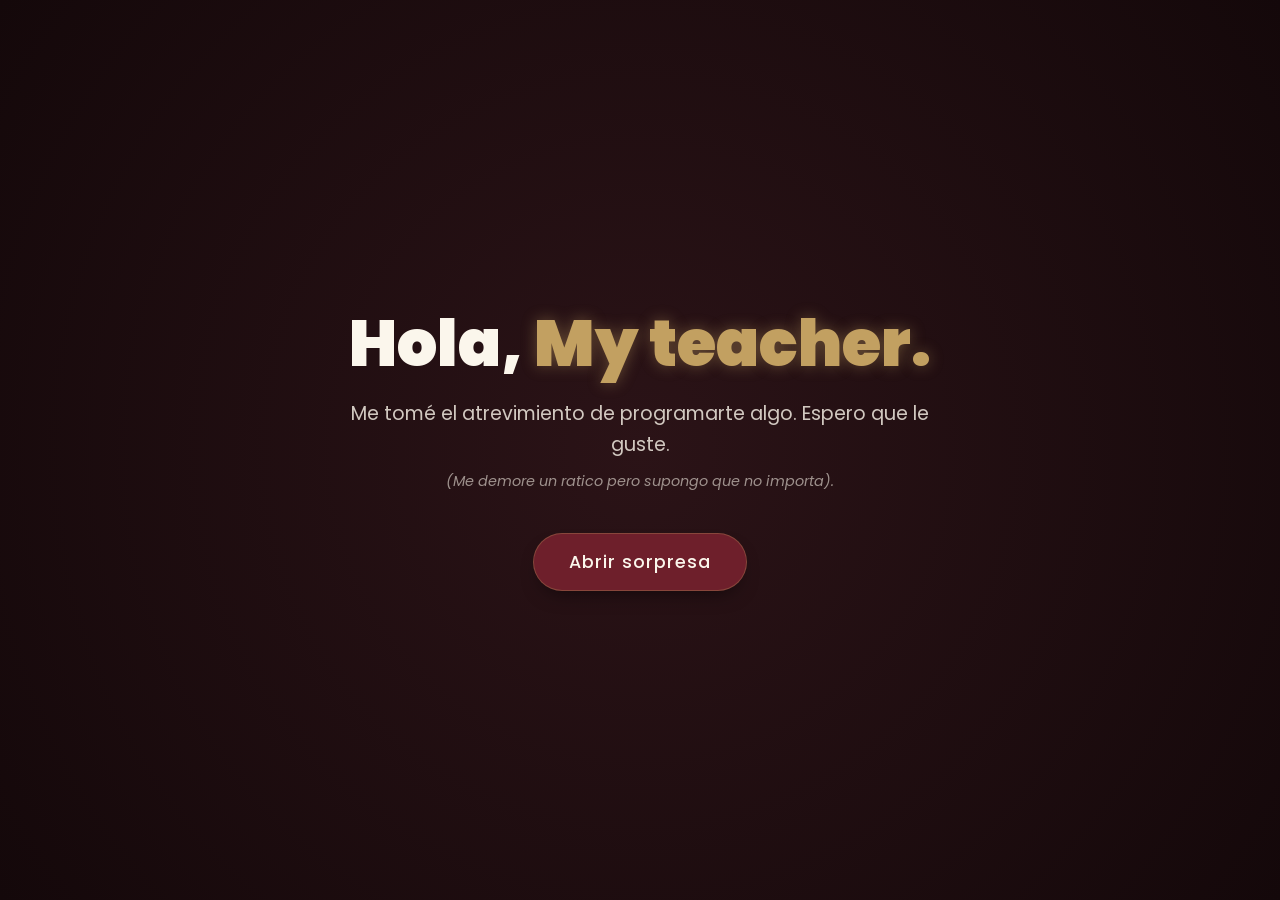
<file: index.html>
<!DOCTYPE html>
<html lang="es">

<head>
    <meta charset="UTF-8">
    <meta http-equiv="X-UA-Compatible" content="IE=edge">
    <meta name="viewport" content="width=device-width, initial-scale=1.0">
    <link rel="stylesheet" href="css/style.css">
    <link rel="icon" href="img/flowers.png" type="image/x-icon">
    <title>Para Evelin</title>
</head>

<body>
    <div class="greetings">
        <h1>Hola, <span>My teacher.</span></h1>
    </div>
    
    <div class="description">
        <p>Me tomé el atrevimiento de programarte algo. Espero que le guste. <br><span class="small-text">(Me demore un ratico pero supongo que no importa).</span></p>
    </div>

    <div class="button">
        <a href="flower.html" class="botones">Abrir sorpresa</a>
    </div>
</body>

</html>
</file>
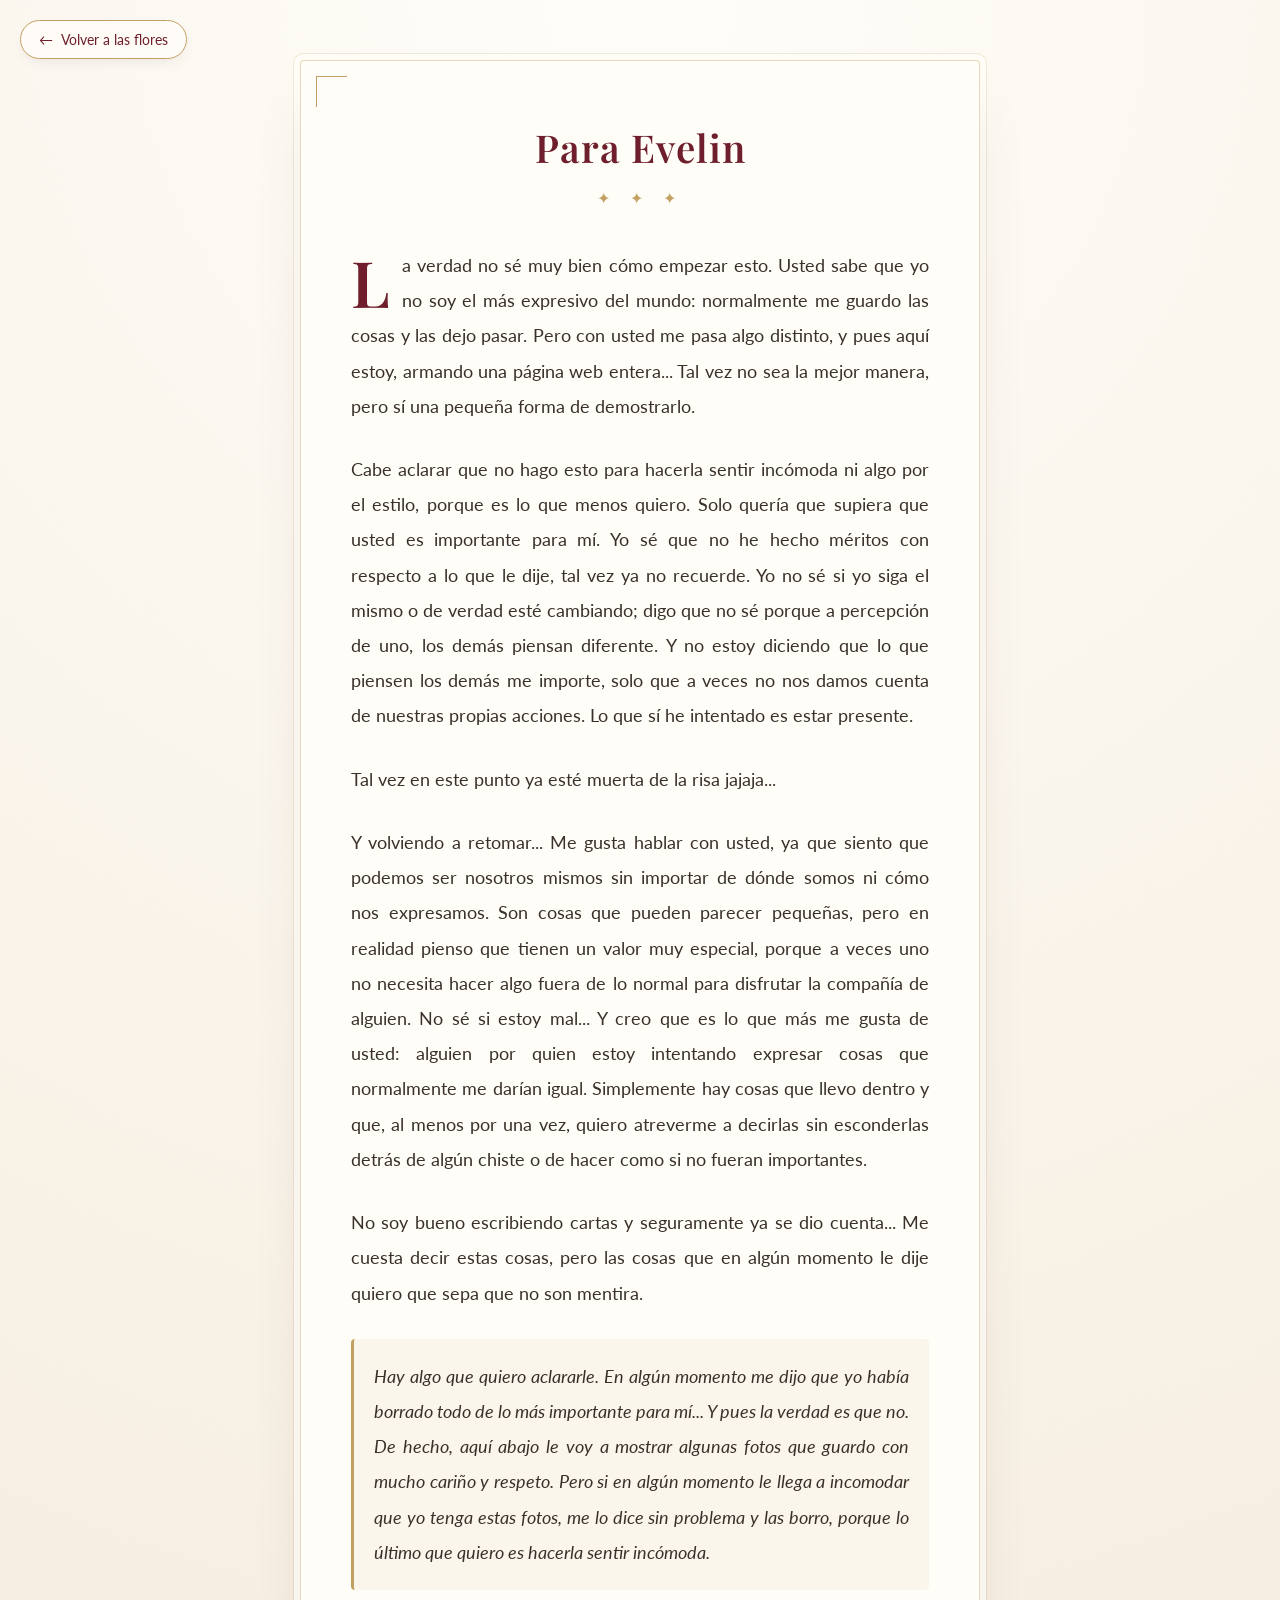
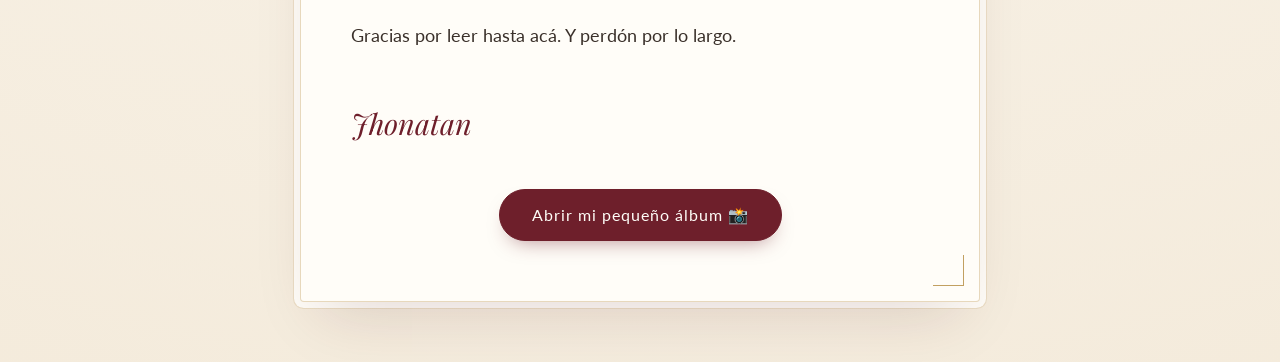
<file: carta.html>
<!DOCTYPE html>
<html lang="es">
<head>
    <meta charset="UTF-8">
    <meta name="viewport" content="width=device-width, initial-scale=1.0">
    <title>Una carta para ti</title>
    <link rel="icon" href="img/flowers.png" type="image/x-icon">
    <link href="https://fonts.googleapis.com/css2?family=Playfair+Display:ital,wght@0,400;0,600;1,400&family=Lato:wght@300;400&display=swap" rel="stylesheet">
    
    <style>
        :root {
            --cream: #fbf6ec;
            --cream-dark: #f3e9d8;
            --ivory: #fffdf8;
            --wine: #6e1f2b;
            --wine-hover: #8a2837;
            --gold: #c2a061;
            --gold-light: #e3d0a7;
            --ink: #3f342e;
            --muted: #7d6f66;
            --serif: 'Playfair Display', serif;
            --sans: 'Lato', sans-serif;
        }

        * { box-sizing: border-box; margin: 0; padding: 0; }

        body {
            background: 
                radial-gradient(circle at 50% 0%, rgba(255,253,248,0.8) 0%, rgba(243,233,216,0.9) 100%),
                url('data:image/svg+xml;utf8,<svg width="100" height="100" xmlns="http://www.w3.org/2000/svg"><filter id="noise"><feTurbulence type="fractalNoise" baseFrequency="0.65" numOctaves="3" stitchTiles="stitch"/></filter><rect width="100%" height="100%" filter="url(%23noise)" opacity="0.03"/></svg>');
            color: var(--ink);
            font-family: var(--sans);
            min-height: 100vh;
            display: flex;
            justify-content: center;
            align-items: flex-start;
            padding: 60px 20px;
            position: relative;
        }

        /* Botón para volver */
        .btn-back {
            position: fixed;
            top: 20px;
            left: 20px;
            z-index: 100;
            display: inline-flex;
            align-items: center;
            gap: 8px;
            padding: 10px 18px;
            background-color: rgba(255, 253, 248, 0.85);
            backdrop-filter: blur(5px);
            border: 1px solid var(--gold);
            color: var(--wine);
            text-decoration: none;
            font-size: 0.9rem;
            font-family: var(--sans);
            border-radius: 30px;
            transition: all 0.3s ease;
            box-shadow: 0 5px 15px -5px rgba(0,0,0,0.1);
        }

        .btn-back:hover {
            background-color: var(--wine);
            color: var(--ivory);
            transform: translateY(-2px);
        }

        /* El "papel" de la carta */
        .paper {
            background: var(--ivory);
            width: 100%;
            max-width: 680px;
            padding: 60px 50px;
            border: 1px solid rgba(194, 160, 97, 0.4);
            border-radius: 4px;
            box-shadow: 
                0 30px 60px -20px rgba(74, 20, 28, 0.15),
                0 0 0 6px rgba(255, 253, 248, 1),
                0 0 0 7px rgba(194, 160, 97, 0.2);
            position: relative;
            animation: fadeIn 1.5s ease-out;
        }

        /* Esquinas decorativas */
        .paper::before, .paper::after {
            content: "";
            position: absolute;
            width: 30px; height: 30px;
            border: 1px solid var(--gold);
            pointer-events: none;
        }
        .paper::before { top: 15px; left: 15px; border-right: none; border-bottom: none; }
        .paper::after { bottom: 15px; right: 15px; border-left: none; border-top: none; }

        @keyframes fadeIn {
            from { opacity: 0; transform: translateY(30px); }
            to { opacity: 1; transform: translateY(0); }
        }

        .header { text-align: center; margin-bottom: 40px; }

        .header h1 {
            font-family: var(--serif);
            font-size: 2.4rem;
            color: var(--wine);
            font-weight: 600;
            letter-spacing: 1px;
        }

        .header .ornament {
            color: var(--gold);
            font-size: 1rem;
            margin-top: 15px;
            letter-spacing: 8px;
        }

        /* Texto de la carta */
        .letter-content p {
            font-size: 1.1rem;
            line-height: 2;
            margin-bottom: 1.6em;
            color: #3a302a;
            text-align: justify;
        }

        /* Letra capital */
        .letter-content p:first-of-type::first-letter {
            font-family: var(--serif);
            font-size: 4rem;
            float: left;
            line-height: 0.8;
            padding: 8px 12px 0 0;
            color: var(--wine);
            font-weight: 600;
        }

        /* Resaltar el párrafo de las fotos */
        .highlight-paragraph {
            background-color: rgba(194, 160, 97, 0.08);
            padding: 20px;
            border-left: 3px solid var(--gold);
            border-radius: 4px;
            font-style: italic;
        }

        .signature {
            font-family: var(--serif);
            font-size: 1.8rem;
            color: var(--wine);
            font-style: italic;
            margin-top: 50px;
            margin-bottom: 30px;
            line-height: 1.4;
        }

        /* Botón del álbum */
        .album-btn-container { text-align: center; margin-top: 45px; }

        .album-btn {
            background-color: var(--wine);
            border: 1px solid var(--wine);
            color: var(--ivory);
            padding: 15px 32px;
            font-family: var(--sans);
            font-size: 1rem;
            letter-spacing: 1px;
            border-radius: 30px;
            cursor: pointer;
            transition: all 0.3s ease;
            box-shadow: 0 10px 20px -10px rgba(110, 31, 43, 0.5);
        }

        .album-btn:hover {
            background-color: var(--wine-hover);
            transform: translateY(-3px);
            box-shadow: 0 15px 25px -10px rgba(110, 31, 43, 0.7);
        }

        /* --- MODAL DEL ÁLBUM --- */
        .album-modal {
            position: fixed;
            inset: 0;
            background: rgba(20, 8, 10, 0.9);
            backdrop-filter: blur(8px);
            z-index: 1000;
            display: flex;
            justify-content: center;
            align-items: center;
            opacity: 0;
            visibility: hidden;
            transition: opacity 0.4s ease, visibility 0.4s ease;
            padding: 20px;
        }

        .album-modal.active {
            opacity: 1;
            visibility: visible;
        }

        .album-content {
            position: relative;
            width: 100%;
            max-width: 950px;
            display: flex;
            flex-wrap: wrap;
            justify-content: center;
            gap: 40px;
            transform: scale(0.9);
            transition: transform 0.5s cubic-bezier(0.175, 0.885, 0.32, 1.275);
        }

        .album-modal.active .album-content { transform: scale(1); }

        /* Estilo Polaroid con cinta adhesiva */
        .polaroid {
            background: #fff;
            padding: 18px 18px 50px 18px;
            box-shadow: 0 20px 40px rgba(0,0,0,0.5);
            border-radius: 2px;
            width: 260px;
            position: relative;
            transform: rotate(-3deg);
            transition: transform 0.3s ease;
        }

        .polaroid:nth-child(2) { transform: rotate(2deg); }
        .polaroid:nth-child(3) { transform: rotate(-1deg); }

        .polaroid:hover {
            transform: scale(1.08) rotate(0deg);
            z-index: 10;
        }

        /* La cinta adhesiva */
        .polaroid::before {
            content: "";
            position: absolute;
            top: -12px;
            left: 50%;
            transform: translateX(-50%) rotate(-2deg);
            width: 90px;
            height: 30px;
            background: rgba(255, 255, 255, 0.4);
            border: 1px solid rgba(255, 255, 255, 0.2);
            box-shadow: 0 2px 5px rgba(0,0,0,0.1);
            backdrop-filter: blur(2px);
        }

        .polaroid img {
            width: 100%;
            height: 260px;
            object-fit: cover;
            border: 1px solid #eee;
            background-color: #e0e0e0;
        }

        .polaroid .caption {
            font-family: var(--serif);
            text-align: center;
            margin-top: 18px;
            font-size: 1.05rem;
            color: var(--ink);
            font-style: italic;
            line-height: 1.3;
        }

        .close-modal {
            position: absolute;
            top: -50px;
            right: 0;
            background: none;
            border: none;
            color: var(--ivory);
            font-size: 2.5rem;
            cursor: pointer;
            transition: color 0.3s, transform 0.3s;
        }
        .close-modal:hover { color: var(--gold); transform: scale(1.1); }

        /* Responsive */
        @media (max-width: 768px) {
            .btn-back { top: 15px; left: 15px; padding: 8px 14px; font-size: 0.8rem; }
            .paper { padding: 40px 25px; margin-top: 30px; }
            .header h1 { font-size: 2rem; }
            .letter-content p { font-size: 1.05rem; text-align: left; }
            .letter-content p:first-of-type::first-letter { font-size: 3.5rem; }
            .highlight-paragraph { padding: 15px; }
            .album-content { flex-direction: column; align-items: center; max-height: 80vh; overflow-y: auto; padding: 30px 0; gap: 30px; }
            .polaroid { width: 85%; max-width: 320px; }
            .close-modal { top: 10px; right: 10px; position: fixed; z-index: 1001; background: rgba(0,0,0,0.5); border-radius: 50%; width: 40px; height: 40px; display: flex; align-items: center; justify-content: center; font-size: 1.5rem; }
        }
    </style>
</head>
<body>

    <a href="flower.html" class="btn-back">
        <span>←</span> Volver a las flores
    </a>

    <article class="paper">
        <header class="header">
            <h1>Para Evelin</h1>
            <div class="ornament">✦ ✦ ✦</div>
        </header>

        <div class="letter-content">
            <p>La verdad no sé muy bien cómo empezar esto. Usted sabe que yo no soy el más expresivo del mundo: normalmente me guardo las cosas y las dejo pasar. Pero con usted me pasa algo distinto, y pues aquí estoy, armando una página web entera... Tal vez no sea la mejor manera, pero sí una pequeña forma de demostrarlo.</p>
            
            <p>Cabe aclarar que no hago esto para hacerla sentir incómoda ni algo por el estilo, porque es lo que menos quiero. Solo quería que supiera que usted es importante para mí. Yo sé que no he hecho méritos con respecto a lo que le dije, tal vez ya no recuerde. Yo no sé si yo siga el mismo o de verdad esté cambiando; digo que no sé porque a percepción de uno, los demás piensan diferente. Y no estoy diciendo que lo que piensen los demás me importe, solo que a veces no nos damos cuenta de nuestras propias acciones. Lo que sí he intentado es estar presente.</p>
            
            <p>Tal vez en este punto ya esté muerta de la risa jajaja...</p>
            
            <p>Y volviendo a retomar... Me gusta hablar con usted, ya que siento que podemos ser nosotros mismos sin importar de dónde somos ni cómo nos expresamos. Son cosas que pueden parecer pequeñas, pero en realidad pienso que tienen un valor muy especial, porque a veces uno no necesita hacer algo fuera de lo normal para disfrutar la compañía de alguien. No sé si estoy mal... Y creo que es lo que más me gusta de usted: alguien por quien estoy intentando expresar cosas que normalmente me darían igual. Simplemente hay cosas que llevo dentro y que, al menos por una vez, quiero atreverme a decirlas sin esconderlas detrás de algún chiste o de hacer como si no fueran importantes.</p>
            
            <p>No soy bueno escribiendo cartas y seguramente ya se dio cuenta... Me cuesta decir estas cosas, pero las cosas que en algún momento le dije quiero que sepa que no son mentira.</p>

            <p class="highlight-paragraph">
                Hay algo que quiero aclararle. En algún momento me dijo que yo había borrado todo de lo más importante para mí... Y pues la verdad es que no. De hecho, aquí abajo le voy a mostrar algunas fotos que guardo con mucho cariño y respeto. Pero si en algún momento le llega a incomodar que yo tenga estas fotos, me lo dice sin problema y las borro, porque lo último que quiero es hacerla sentir incómoda.
            </p>
            
            <p>Gracias por leer hasta acá. Y perdón por lo largo.</p>

            <div class="signature">Jhonatan</div>
        </div>

        <div class="album-btn-container">
            <button class="album-btn" id="openAlbum">Abrir mi pequeño álbum 📸</button>
        </div>
    </article>

    <!-- VENTANA FLOTANTE DEL ÁLBUM -->
    <div class="album-modal" id="albumModal">
        <div class="album-content">
            <button class="close-modal" id="closeAlbum" aria-label="Cerrar álbum">×</button>
            
            <!-- Foto 1 -->
            <div class="polaroid">
                <img src="img/1.jpeg" alt="La segunda vez que nos vimos">
                <div class="caption">La segunda vez que nos vimos</div>
            </div>

            <!-- Foto 2 -->
            <div class="polaroid">
                <img src="img/2.jpeg" alt="El día de mi grado">
                <div class="caption">Dia del grado</div>
            </div>

            <!-- Foto 3 -->
            <div class="polaroid">
                <img src="img/3.jpeg" alt="Un día en el parque">
                <div class="caption">Un día en el parque.</div>
            </div>

        </div>
    </div>

    <script>
        const modal = document.getElementById('albumModal');
        const btnOpen = document.getElementById('openAlbum');
        const btnClose = document.getElementById('closeAlbum');

        btnOpen.addEventListener('click', () => {
            modal.classList.add('active');
            document.body.style.overflow = 'hidden';
        });

        btnClose.addEventListener('click', () => {
            modal.classList.remove('active');
            document.body.style.overflow = '';
        });

        modal.addEventListener('click', (e) => {
            if (e.target === modal) {
                modal.classList.remove('active');
                document.body.style.overflow = '';
            }
        });
    </script>
</body>
</html>
</file>
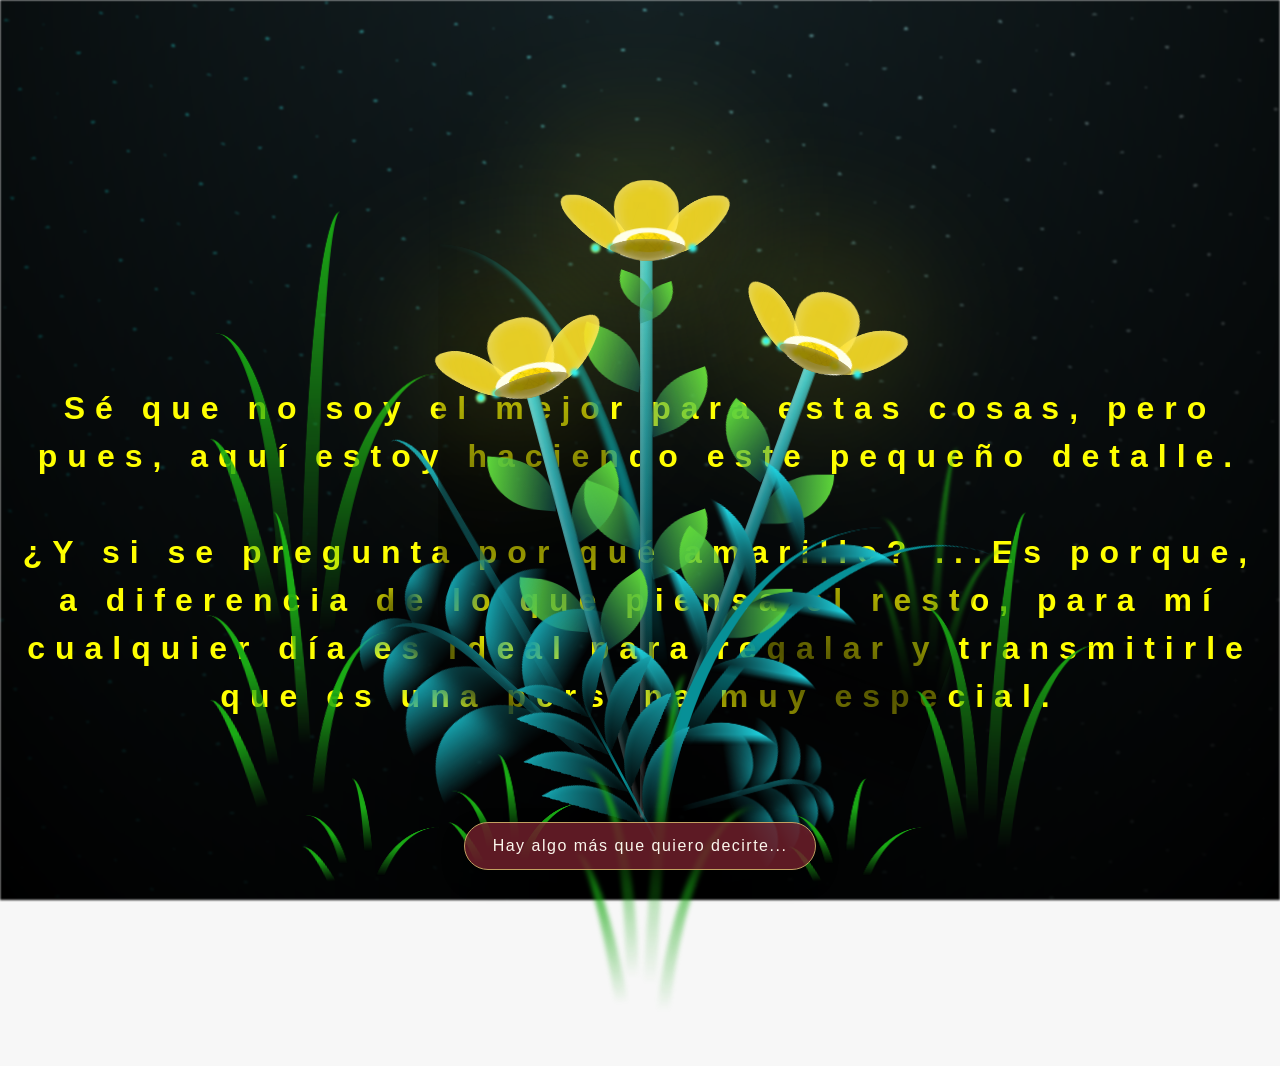
<file: flower.html>
<!DOCTYPE html>
<html lang="es">
  <head>
    <meta charset="UTF-8" />
    <meta http-equiv="X-UA-Compatible" content="IE=edge" />
    <meta name="viewport" content="width=device-width, initial-scale=1.0" />
    <link rel="stylesheet" href="css/main.css" />
    <link rel="icon" href="img/flowers.png" type="image/x-icon" />
    <title>Flower</title>
    
    <!-- Estilos adicionales para el botón de la carta y ajustes móviles -->
    <style>
      .btn-carta-container {
          position: fixed;
          bottom: 30px;
          left: 50%;
          transform: translateX(-50%);
          z-index: 999;
          opacity: 0;
          /* Aparece suavemente a los 10 segundos */
          animation: fadeInButton 2s ease-in-out 10s forwards; 
          width: 90%;
          max-width: 400px;
          text-align: center;
      }
      
      .btn-carta {
          display: inline-block;
          padding: 14px 28px;
          background-color: rgba(110, 31, 43, 0.85); /* Vino tinto semitransparente */
          border: 1px solid #c2a061; /* Borde dorado */
          color: #fbf6ec;
          text-decoration: none;
          border-radius: 30px;
          font-family: 'Arial Narrow', Arial, sans-serif;
          font-size: 1rem;
          letter-spacing: 1.5px;
          backdrop-filter: blur(5px);
          transition: all 0.3s ease;
          box-shadow: 0 10px 20px rgba(0,0,0,0.5);
      }
      
      .btn-carta:hover {
          background-color: rgba(110, 31, 43, 1);
          box-shadow: 0 0 20px rgba(194, 160, 97, 0.6);
          transform: translateY(-3px);
          color: #fff;
      }

      /* Ajustes para celulares */
      @media (max-width: 600px) {
          .btn-carta {
              padding: 12px 20px;
              font-size: 0.9rem;
          }
          
          /* AQUI ESTA EL ARREGLO DEL TEXTO PARA CELULAR */
          .titulo {
              font-size: 1.05rem; /* Letra un poco más pequeña */
              letter-spacing: 1px; /* Menos espacio entre letras */
              width: 90%; /* Para que no se salga de la pantalla */
              margin-bottom: 0; 
              top: 12%; /* Lo posiciona en la parte de arriba */
              left: 50%;
              transform: translateX(-50%);
              line-height: 1.6;
              padding: 0 10px;
          }
      }
      
      @keyframes fadeInButton {
          to { opacity: 1; }
      }
    </style>
  </head>
  <body class="container">
    <audio src="sound/ChristianBasso&HaienQiu-Flowers.mp3" autoplay></audio>
    
    <!-- Botón que aparece flotando abajo -->
    <div class="btn-carta-container">
        <a href="carta.html" class="btn-carta">Hay algo más que quiero decirte...</a>
    </div>

    <div id="lyrics">
     
    </div>
    
    <!-- TEXTO DE LAS FLORES -->
    <h1 class="titulo">
      Sé que no soy el mejor para estas cosas, pero pues, aquí estoy haciendo este pequeño detalle. <br><br>
      ¿Y si se pregunta por qué amarillo? ...Es porque, a diferencia de lo que piensa el resto, para mí cualquier día es ideal para regalar y transmitirle que es una persona muy especial.
    </h1>
  
    <div class="night"></div>
    <div class="flowers">
      <div class="flower flower--1">
        <div class="flower__leafs flower__leafs--1">
          <div class="flower__leaf flower__leaf--1"></div>
          <div class="flower__leaf flower__leaf--2"></div>
          <div class="flower__leaf flower__leaf--3"></div>
          <div class="flower__leaf flower__leaf--4"></div>
          <div class="flower__white-circle"></div>

          <div class="flower__light flower__light--1"></div>
          <div class="flower__light flower__light--2"></div>
          <div class="flower__light flower__light--3"></div>
          <div class="flower__light flower__light--4"></div>
          <div class="flower__light flower__light--5"></div>
          <div class="flower__light flower__light--6"></div>
          <div class="flower__light flower__light--7"></div>
          <div class="flower__light flower__light--8"></div>
        </div>
        <div class="flower__line">
          <div class="flower__line__leaf flower__line__leaf--1"></div>
          <div class="flower__line__leaf flower__line__leaf--2"></div>
          <div class="flower__line__leaf flower__line__leaf--3"></div>
          <div class="flower__line__leaf flower__line__leaf--4"></div>
          <div class="flower__line__leaf flower__line__leaf--5"></div>
          <div class="flower__line__leaf flower__line__leaf--6"></div>
        </div>
      </div>

      <div class="flower flower--2">
        <div class="flower__leafs flower__leafs--2">
          <div class="flower__leaf flower__leaf--1"></div>
          <div class="flower__leaf flower__leaf--2"></div>
          <div class="flower__leaf flower__leaf--3"></div>
          <div class="flower__leaf flower__leaf--4"></div>
          <div class="flower__white-circle"></div>

          <div class="flower__light flower__light--1"></div>
          <div class="flower__light flower__light--2"></div>
          <div class="flower__light flower__light--3"></div>
          <div class="flower__light flower__light--4"></div>
          <div class="flower__light flower__light--5"></div>
          <div class="flower__light flower__light--6"></div>
          <div class="flower__light flower__light--7"></div>
          <div class="flower__light flower__light--8"></div>
        </div>
        <div class="flower__line">
          <div class="flower__line__leaf flower__line__leaf--1"></div>
          <div class="flower__line__leaf flower__line__leaf--2"></div>
          <div class="flower__line__leaf flower__line__leaf--3"></div>
          <div class="flower__line__leaf flower__line__leaf--4"></div>
        </div>
      </div>

      <div class="flower flower--3">
        <div class="flower__leafs flower__leafs--3">
          <div class="flower__leaf flower__leaf--1"></div>
          <div class="flower__leaf flower__leaf--2"></div>
          <div class="flower__leaf flower__leaf--3"></div>
          <div class="flower__leaf flower__leaf--4"></div>
          <div class="flower__white-circle"></div>

          <div class="flower__light flower__light--1"></div>
          <div class="flower__light flower__light--2"></div>
          <div class="flower__light flower__light--3"></div>
          <div class="flower__light flower__light--4"></div>
          <div class="flower__light flower__light--5"></div>
          <div class="flower__light flower__light--6"></div>
          <div class="flower__light flower__light--7"></div>
          <div class="flower__light flower__light--8"></div>
        </div>
        <div class="flower__line">
          <div class="flower__line__leaf flower__line__leaf--1"></div>
          <div class="flower__line__leaf flower__line__leaf--2"></div>
          <div class="flower__line__leaf flower__line__leaf--3"></div>
          <div class="flower__line__leaf flower__line__leaf--4"></div>
        </div>
      </div>

      <div class="grow-ans" style="--d: 1.2s">
        <div class="flower__g-long">
          <div class="flower__g-long__top"></div>
          <div class="flower__g-long__bottom"></div>
        </div>
      </div>

      <div class="growing-grass">
        <div class="flower__grass flower__grass--1">
          <div class="flower__grass--top"></div>
          <div class="flower__grass--bottom"></div>
          <div class="flower__grass__leaf flower__grass__leaf--1"></div>
          <div class="flower__grass__leaf flower__grass__leaf--2"></div>
          <div class="flower__grass__leaf flower__grass__leaf--3"></div>
          <div class="flower__grass__leaf flower__grass__leaf--4"></div>
          <div class="flower__grass__leaf flower__grass__leaf--5"></div>
          <div class="flower__grass__leaf flower__grass__leaf--6"></div>
          <div class="flower__grass__leaf flower__grass__leaf--7"></div>
          <div class="flower__grass__leaf flower__grass__leaf--8"></div>
          <div class="flower__grass__overlay"></div>
        </div>
      </div>

      <div class="growing-grass">
        <div class="flower__grass flower__grass--2">
          <div class="flower__grass--top"></div>
          <div class="flower__grass--bottom"></div>
          <div class="flower__grass__leaf flower__grass__leaf--1"></div>
          <div class="flower__grass__leaf flower__grass__leaf--2"></div>
          <div class="flower__grass__leaf flower__grass__leaf--3"></div>
          <div class="flower__grass__leaf flower__grass__leaf--4"></div>
          <div class="flower__grass__leaf flower__grass__leaf--5"></div>
          <div class="flower__grass__leaf flower__grass__leaf--6"></div>
          <div class="flower__grass__leaf flower__grass__leaf--7"></div>
          <div class="flower__grass__leaf flower__grass__leaf--8"></div>
          <div class="flower__grass__overlay"></div>
        </div>
      </div>

      <div class="grow-ans" style="--d: 2.4s">
        <div class="flower__g-right flower__g-right--1">
          <div class="leaf"></div>
        </div>
      </div>

      <div class="grow-ans" style="--d: 2.8s">
        <div class="flower__g-right flower__g-right--2">
          <div class="leaf"></div>
        </div>
      </div>

      <div class="grow-ans" style="--d: 2.8s">
        <div class="flower__g-front">
          <div class="flower__g-front__leaf-wrapper flower__g-front__leaf-wrapper--1">
            <div class="flower__g-front__leaf"></div>
          </div>
          <div class="flower__g-front__leaf-wrapper flower__g-front__leaf-wrapper--2">
            <div class="flower__g-front__leaf"></div>
          </div>
          <div class="flower__g-front__leaf-wrapper flower__g-front__leaf-wrapper--3">
            <div class="flower__g-front__leaf"></div>
          </div>
          <div class="flower__g-front__leaf-wrapper flower__g-front__leaf-wrapper--4">
            <div class="flower__g-front__leaf"></div>
          </div>
          <div class="flower__g-front__leaf-wrapper flower__g-front__leaf-wrapper--5">
            <div class="flower__g-front__leaf"></div>
          </div>
          <div class="flower__g-front__leaf-wrapper flower__g-front__leaf-wrapper--6">
            <div class="flower__g-front__leaf"></div>
          </div>
          <div class="flower__g-front__leaf-wrapper flower__g-front__leaf-wrapper--7">
            <div class="flower__g-front__leaf"></div>
          </div>
          <div class="flower__g-front__leaf-wrapper flower__g-front__leaf-wrapper--8">
            <div class="flower__g-front__leaf"></div>
          </div>
          <div class="flower__g-front__line"></div>
        </div>
      </div>

      <div class="grow-ans" style="--d: 3.2s">
        <div class="flower__g-fr">
          <div class="leaf"></div>
          <div class="flower__g-fr__leaf flower__g-fr__leaf--1"></div>
          <div class="flower__g-fr__leaf flower__g-fr__leaf--2"></div>
          <div class="flower__g-fr__leaf flower__g-fr__leaf--3"></div>
          <div class="flower__g-fr__leaf flower__g-fr__leaf--4"></div>
          <div class="flower__g-fr__leaf flower__g-fr__leaf--5"></div>
          <div class="flower__g-fr__leaf flower__g-fr__leaf--6"></div>
          <div class="flower__g-fr__leaf flower__g-fr__leaf--7"></div>
          <div class="flower__g-fr__leaf flower__g-fr__leaf--8"></div>
        </div>
      </div>

      <div class="long-g long-g--0">
        <div class="grow-ans" style="--d: 3s"><div class="leaf leaf--0"></div></div>
        <div class="grow-ans" style="--d: 2.2s"><div class="leaf leaf--1"></div></div>
        <div class="grow-ans" style="--d: 3.4s"><div class="leaf leaf--2"></div></div>
        <div class="grow-ans" style="--d: 3.6s"><div class="leaf leaf--3"></div></div>
      </div>

      <div class="long-g long-g--1">
        <div class="grow-ans" style="--d: 3.6s"><div class="leaf leaf--0"></div></div>
        <div class="grow-ans" style="--d: 3.8s"><div class="leaf leaf--1"></div></div>
        <div class="grow-ans" style="--d: 4s"><div class="leaf leaf--2"></div></div>
        <div class="grow-ans" style="--d: 4.2s"><div class="leaf leaf--3"></div></div>
      </div>

      <div class="long-g long-g--2">
        <div class="grow-ans" style="--d: 4s"><div class="leaf leaf--0"></div></div>
        <div class="grow-ans" style="--d: 4.2s"><div class="leaf leaf--1"></div></div>
        <div class="grow-ans" style="--d: 4.4s"><div class="leaf leaf--2"></div></div>
        <div class="grow-ans" style="--d: 4.6s"><div class="leaf leaf--3"></div></div>
      </div>

      <div class="long-g long-g--3">
        <div class="grow-ans" style="--d: 4s"><div class="leaf leaf--0"></div></div>
        <div class="grow-ans" style="--d: 4.2s"><div class="leaf leaf--1"></div></div>
        <div class="grow-ans" style="--d: 3s"><div class="leaf leaf--2"></div></div>
        <div class="grow-ans" style="--d: 3.6s"><div class="leaf leaf--3"></div></div>
      </div>

      <div class="long-g long-g--4">
        <div class="grow-ans" style="--d: 4s"><div class="leaf leaf--0"></div></div>
        <div class="grow-ans" style="--d: 4.2s"><div class="leaf leaf--1"></div></div>
        <div class="grow-ans" style="--d: 3s"><div class="leaf leaf--2"></div></div>
        <div class="grow-ans" style="--d: 3.6s"><div class="leaf leaf--3"></div></div>
      </div>

      <div class="long-g long-g--5">
        <div class="grow-ans" style="--d: 4s"><div class="leaf leaf--0"></div></div>
        <div class="grow-ans" style="--d: 4.2s"><div class="leaf leaf--1"></div></div>
        <div class="grow-ans" style="--d: 3s"><div class="leaf leaf--2"></div></div>
        <div class="grow-ans" style="--d: 3.6s"><div class="leaf leaf--3"></div></div>
      </div>

      <div class="long-g long-g--6">
        <div class="grow-ans" style="--d: 4.2s"><div class="leaf leaf--0"></div></div>
        <div class="grow-ans" style="--d: 4.4s"><div class="leaf leaf--1"></div></div>
        <div class="grow-ans" style="--d: 4.6s"><div class="leaf leaf--2"></div></div>
        <div class="grow-ans" style="--d: 4.8s"><div class="leaf leaf--3"></div></div>
      </div>

      <div class="long-g long-g--7">
        <div class="grow-ans" style="--d: 3s"><div class="leaf leaf--0"></div></div>
        <div class="grow-ans" style="--d: 3.2s"><div class="leaf leaf--1"></div></div>
        <div class="grow-ans" style="--d: 3.5s"><div class="leaf leaf--2"></div></div>
        <div class="grow-ans" style="--d: 3.6s"><div class="leaf leaf--3"></div></div>
      </div>
    </div>
    <script src="anim.js"></script>
    <script src="main.js"></script>
  </body>
</html>
</file>
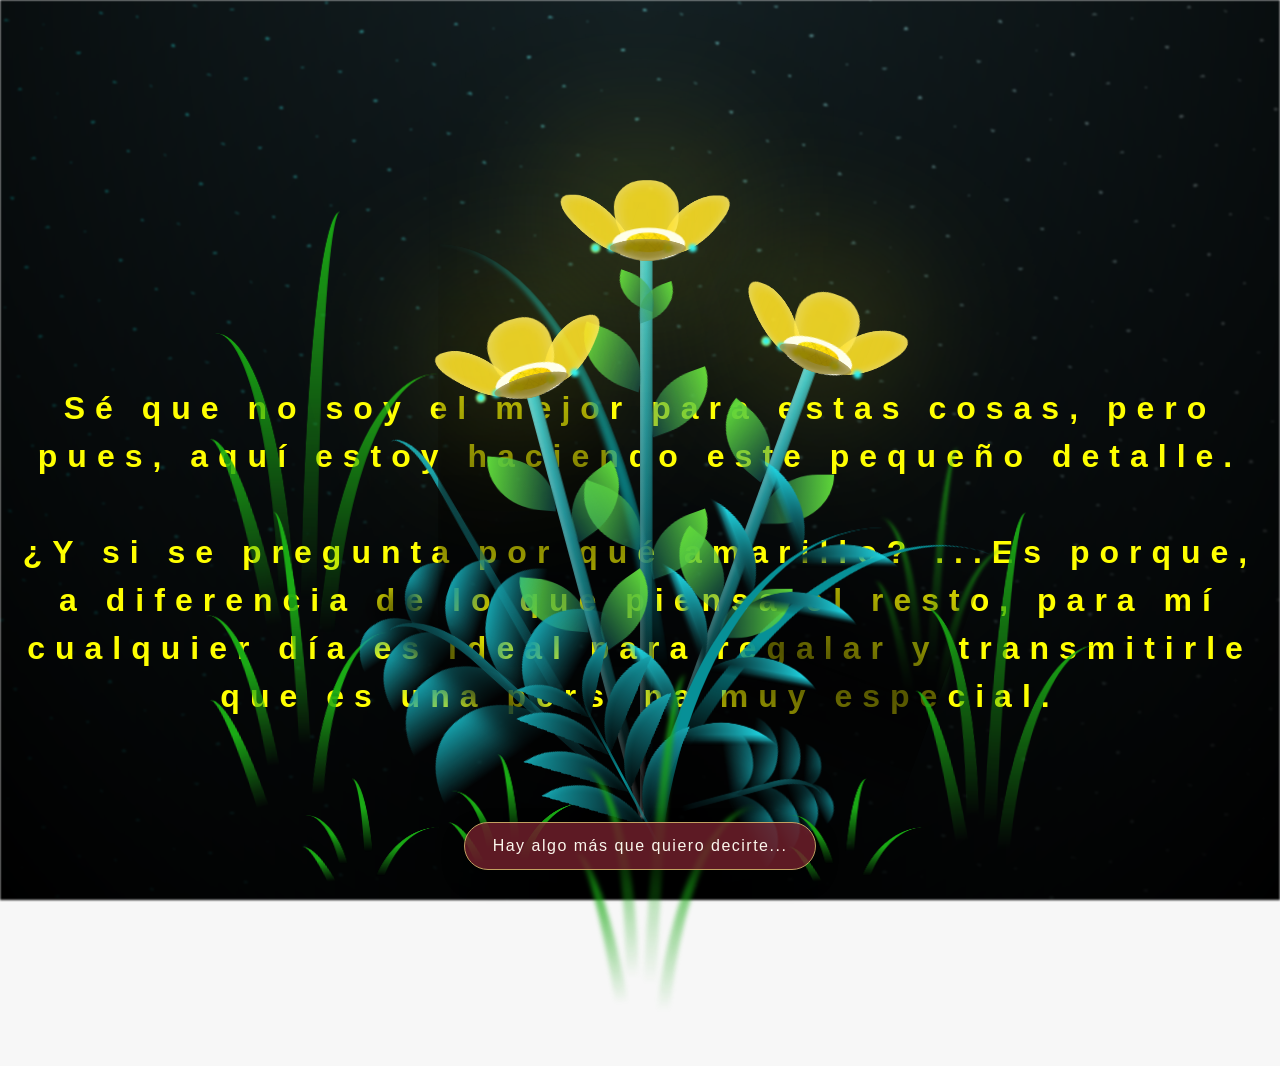
<file: flores-amarillas-tres-main/flower.html>
<!DOCTYPE html>
<html lang="es">
  <head>
    <meta charset="UTF-8" />
    <meta http-equiv="X-UA-Compatible" content="IE=edge" />
    <meta name="viewport" content="width=device-width, initial-scale=1.0" />
    <link rel="stylesheet" href="css/main.css" />
    <link rel="icon" href="img/flowers.png" type="image/x-icon" />
    <title>Flower</title>
    
    <!-- Estilos adicionales para el botón de la carta -->
    <style>
      .btn-carta-container {
          position: fixed;
          bottom: 30px;
          left: 50%;
          transform: translateX(-50%);
          z-index: 999;
          opacity: 0;
          /* Aparece suavemente a los 10 segundos */
          animation: fadeInButton 2s ease-in-out 10s forwards; 
          width: 90%;
          max-width: 400px;
          text-align: center;
      }
      
      .btn-carta {
          display: inline-block;
          padding: 14px 28px;
          background-color: rgba(110, 31, 43, 0.85); /* Vino tinto semitransparente */
          border: 1px solid #c2a061; /* Borde dorado */
          color: #fbf6ec;
          text-decoration: none;
          border-radius: 30px;
          font-family: 'Arial Narrow', Arial, sans-serif;
          font-size: 1rem;
          letter-spacing: 1.5px;
          backdrop-filter: blur(5px);
          transition: all 0.3s ease;
          box-shadow: 0 10px 20px rgba(0,0,0,0.5);
      }
      
      .btn-carta:hover {
          background-color: rgba(110, 31, 43, 1);
          box-shadow: 0 0 20px rgba(194, 160, 97, 0.6);
          transform: translateY(-3px);
          color: #fff;
      }

      /* Ajustes para celulares */
      @media (max-width: 600px) {
          .btn-carta {
              padding: 12px 20px;
              font-size: 0.9rem;
          }
      }
      
      @keyframes fadeInButton {
          to { opacity: 1; }
      }
    </style>
  </head>
  <body class="container">
    <audio src="sound/ChristianBasso&HaienQiu-Flowers.mp3" autoplay></audio>
    
    <!-- Botón que aparece flotando abajo -->
    <div class="btn-carta-container">
        <a href="carta.html" class="btn-carta">Hay algo más que quiero decirte...</a>
    </div>

    <div id="lyrics">
     
    </div>
    
    <!-- NUEVO TEXTO -->
    <h1 class="titulo">
      Sé que no soy el mejor para estas cosas, pero pues, aquí estoy haciendo este pequeño detalle. <br><br>
      ¿Y si se pregunta por qué amarillo? ...Es porque, a diferencia de lo que piensa el resto, para mí cualquier día es ideal para regalar y transmitirle que es una persona muy especial.
    </h1>
  
    <div class="night"></div>
    <div class="flowers">
      <div class="flower flower--1">
        <div class="flower__leafs flower__leafs--1">
          <div class="flower__leaf flower__leaf--1"></div>
          <div class="flower__leaf flower__leaf--2"></div>
          <div class="flower__leaf flower__leaf--3"></div>
          <div class="flower__leaf flower__leaf--4"></div>
          <div class="flower__white-circle"></div>

          <div class="flower__light flower__light--1"></div>
          <div class="flower__light flower__light--2"></div>
          <div class="flower__light flower__light--3"></div>
          <div class="flower__light flower__light--4"></div>
          <div class="flower__light flower__light--5"></div>
          <div class="flower__light flower__light--6"></div>
          <div class="flower__light flower__light--7"></div>
          <div class="flower__light flower__light--8"></div>
        </div>
        <div class="flower__line">
          <div class="flower__line__leaf flower__line__leaf--1"></div>
          <div class="flower__line__leaf flower__line__leaf--2"></div>
          <div class="flower__line__leaf flower__line__leaf--3"></div>
          <div class="flower__line__leaf flower__line__leaf--4"></div>
          <div class="flower__line__leaf flower__line__leaf--5"></div>
          <div class="flower__line__leaf flower__line__leaf--6"></div>
        </div>
      </div>

      <div class="flower flower--2">
        <div class="flower__leafs flower__leafs--2">
          <div class="flower__leaf flower__leaf--1"></div>
          <div class="flower__leaf flower__leaf--2"></div>
          <div class="flower__leaf flower__leaf--3"></div>
          <div class="flower__leaf flower__leaf--4"></div>
          <div class="flower__white-circle"></div>

          <div class="flower__light flower__light--1"></div>
          <div class="flower__light flower__light--2"></div>
          <div class="flower__light flower__light--3"></div>
          <div class="flower__light flower__light--4"></div>
          <div class="flower__light flower__light--5"></div>
          <div class="flower__light flower__light--6"></div>
          <div class="flower__light flower__light--7"></div>
          <div class="flower__light flower__light--8"></div>
        </div>
        <div class="flower__line">
          <div class="flower__line__leaf flower__line__leaf--1"></div>
          <div class="flower__line__leaf flower__line__leaf--2"></div>
          <div class="flower__line__leaf flower__line__leaf--3"></div>
          <div class="flower__line__leaf flower__line__leaf--4"></div>
        </div>
      </div>

      <div class="flower flower--3">
        <div class="flower__leafs flower__leafs--3">
          <div class="flower__leaf flower__leaf--1"></div>
          <div class="flower__leaf flower__leaf--2"></div>
          <div class="flower__leaf flower__leaf--3"></div>
          <div class="flower__leaf flower__leaf--4"></div>
          <div class="flower__white-circle"></div>

          <div class="flower__light flower__light--1"></div>
          <div class="flower__light flower__light--2"></div>
          <div class="flower__light flower__light--3"></div>
          <div class="flower__light flower__light--4"></div>
          <div class="flower__light flower__light--5"></div>
          <div class="flower__light flower__light--6"></div>
          <div class="flower__light flower__light--7"></div>
          <div class="flower__light flower__light--8"></div>
        </div>
        <div class="flower__line">
          <div class="flower__line__leaf flower__line__leaf--1"></div>
          <div class="flower__line__leaf flower__line__leaf--2"></div>
          <div class="flower__line__leaf flower__line__leaf--3"></div>
          <div class="flower__line__leaf flower__line__leaf--4"></div>
        </div>
      </div>

      <div class="grow-ans" style="--d: 1.2s">
        <div class="flower__g-long">
          <div class="flower__g-long__top"></div>
          <div class="flower__g-long__bottom"></div>
        </div>
      </div>

      <div class="growing-grass">
        <div class="flower__grass flower__grass--1">
          <div class="flower__grass--top"></div>
          <div class="flower__grass--bottom"></div>
          <div class="flower__grass__leaf flower__grass__leaf--1"></div>
          <div class="flower__grass__leaf flower__grass__leaf--2"></div>
          <div class="flower__grass__leaf flower__grass__leaf--3"></div>
          <div class="flower__grass__leaf flower__grass__leaf--4"></div>
          <div class="flower__grass__leaf flower__grass__leaf--5"></div>
          <div class="flower__grass__leaf flower__grass__leaf--6"></div>
          <div class="flower__grass__leaf flower__grass__leaf--7"></div>
          <div class="flower__grass__leaf flower__grass__leaf--8"></div>
          <div class="flower__grass__overlay"></div>
        </div>
      </div>

      <div class="growing-grass">
        <div class="flower__grass flower__grass--2">
          <div class="flower__grass--top"></div>
          <div class="flower__grass--bottom"></div>
          <div class="flower__grass__leaf flower__grass__leaf--1"></div>
          <div class="flower__grass__leaf flower__grass__leaf--2"></div>
          <div class="flower__grass__leaf flower__grass__leaf--3"></div>
          <div class="flower__grass__leaf flower__grass__leaf--4"></div>
          <div class="flower__grass__leaf flower__grass__leaf--5"></div>
          <div class="flower__grass__leaf flower__grass__leaf--6"></div>
          <div class="flower__grass__leaf flower__grass__leaf--7"></div>
          <div class="flower__grass__leaf flower__grass__leaf--8"></div>
          <div class="flower__grass__overlay"></div>
        </div>
      </div>

      <div class="grow-ans" style="--d: 2.4s">
        <div class="flower__g-right flower__g-right--1">
          <div class="leaf"></div>
        </div>
      </div>

      <div class="grow-ans" style="--d: 2.8s">
        <div class="flower__g-right flower__g-right--2">
          <div class="leaf"></div>
        </div>
      </div>

      <div class="grow-ans" style="--d: 2.8s">
        <div class="flower__g-front">
          <div class="flower__g-front__leaf-wrapper flower__g-front__leaf-wrapper--1">
            <div class="flower__g-front__leaf"></div>
          </div>
          <div class="flower__g-front__leaf-wrapper flower__g-front__leaf-wrapper--2">
            <div class="flower__g-front__leaf"></div>
          </div>
          <div class="flower__g-front__leaf-wrapper flower__g-front__leaf-wrapper--3">
            <div class="flower__g-front__leaf"></div>
          </div>
          <div class="flower__g-front__leaf-wrapper flower__g-front__leaf-wrapper--4">
            <div class="flower__g-front__leaf"></div>
          </div>
          <div class="flower__g-front__leaf-wrapper flower__g-front__leaf-wrapper--5">
            <div class="flower__g-front__leaf"></div>
          </div>
          <div class="flower__g-front__leaf-wrapper flower__g-front__leaf-wrapper--6">
            <div class="flower__g-front__leaf"></div>
          </div>
          <div class="flower__g-front__leaf-wrapper flower__g-front__leaf-wrapper--7">
            <div class="flower__g-front__leaf"></div>
          </div>
          <div class="flower__g-front__leaf-wrapper flower__g-front__leaf-wrapper--8">
            <div class="flower__g-front__leaf"></div>
          </div>
          <div class="flower__g-front__line"></div>
        </div>
      </div>

      <div class="grow-ans" style="--d: 3.2s">
        <div class="flower__g-fr">
          <div class="leaf"></div>
          <div class="flower__g-fr__leaf flower__g-fr__leaf--1"></div>
          <div class="flower__g-fr__leaf flower__g-fr__leaf--2"></div>
          <div class="flower__g-fr__leaf flower__g-fr__leaf--3"></div>
          <div class="flower__g-fr__leaf flower__g-fr__leaf--4"></div>
          <div class="flower__g-fr__leaf flower__g-fr__leaf--5"></div>
          <div class="flower__g-fr__leaf flower__g-fr__leaf--6"></div>
          <div class="flower__g-fr__leaf flower__g-fr__leaf--7"></div>
          <div class="flower__g-fr__leaf flower__g-fr__leaf--8"></div>
        </div>
      </div>

      <div class="long-g long-g--0">
        <div class="grow-ans" style="--d: 3s"><div class="leaf leaf--0"></div></div>
        <div class="grow-ans" style="--d: 2.2s"><div class="leaf leaf--1"></div></div>
        <div class="grow-ans" style="--d: 3.4s"><div class="leaf leaf--2"></div></div>
        <div class="grow-ans" style="--d: 3.6s"><div class="leaf leaf--3"></div></div>
      </div>

      <div class="long-g long-g--1">
        <div class="grow-ans" style="--d: 3.6s"><div class="leaf leaf--0"></div></div>
        <div class="grow-ans" style="--d: 3.8s"><div class="leaf leaf--1"></div></div>
        <div class="grow-ans" style="--d: 4s"><div class="leaf leaf--2"></div></div>
        <div class="grow-ans" style="--d: 4.2s"><div class="leaf leaf--3"></div></div>
      </div>

      <div class="long-g long-g--2">
        <div class="grow-ans" style="--d: 4s"><div class="leaf leaf--0"></div></div>
        <div class="grow-ans" style="--d: 4.2s"><div class="leaf leaf--1"></div></div>
        <div class="grow-ans" style="--d: 4.4s"><div class="leaf leaf--2"></div></div>
        <div class="grow-ans" style="--d: 4.6s"><div class="leaf leaf--3"></div></div>
      </div>

      <div class="long-g long-g--3">
        <div class="grow-ans" style="--d: 4s"><div class="leaf leaf--0"></div></div>
        <div class="grow-ans" style="--d: 4.2s"><div class="leaf leaf--1"></div></div>
        <div class="grow-ans" style="--d: 3s"><div class="leaf leaf--2"></div></div>
        <div class="grow-ans" style="--d: 3.6s"><div class="leaf leaf--3"></div></div>
      </div>

      <div class="long-g long-g--4">
        <div class="grow-ans" style="--d: 4s"><div class="leaf leaf--0"></div></div>
        <div class="grow-ans" style="--d: 4.2s"><div class="leaf leaf--1"></div></div>
        <div class="grow-ans" style="--d: 3s"><div class="leaf leaf--2"></div></div>
        <div class="grow-ans" style="--d: 3.6s"><div class="leaf leaf--3"></div></div>
      </div>

      <div class="long-g long-g--5">
        <div class="grow-ans" style="--d: 4s"><div class="leaf leaf--0"></div></div>
        <div class="grow-ans" style="--d: 4.2s"><div class="leaf leaf--1"></div></div>
        <div class="grow-ans" style="--d: 3s"><div class="leaf leaf--2"></div></div>
        <div class="grow-ans" style="--d: 3.6s"><div class="leaf leaf--3"></div></div>
      </div>

      <div class="long-g long-g--6">
        <div class="grow-ans" style="--d: 4.2s"><div class="leaf leaf--0"></div></div>
        <div class="grow-ans" style="--d: 4.4s"><div class="leaf leaf--1"></div></div>
        <div class="grow-ans" style="--d: 4.6s"><div class="leaf leaf--2"></div></div>
        <div class="grow-ans" style="--d: 4.8s"><div class="leaf leaf--3"></div></div>
      </div>

      <div class="long-g long-g--7">
        <div class="grow-ans" style="--d: 3s"><div class="leaf leaf--0"></div></div>
        <div class="grow-ans" style="--d: 3.2s"><div class="leaf leaf--1"></div></div>
        <div class="grow-ans" style="--d: 3.5s"><div class="leaf leaf--2"></div></div>
        <div class="grow-ans" style="--d: 3.6s"><div class="leaf leaf--3"></div></div>
      </div>
    </div>
    <script src="anim.js"></script>
    <script src="main.js"></script>
  </body>
</html>
</file>
<file: css/style.css>
@import url('https://fonts.googleapis.com/css2?family=Poppins:ital,wght@0,500;1,900&display=swap');

* {
    font-family: 'Poppins', cursive;
    margin: 0;
    padding: 0;
    box-sizing: border-box;
}

body {
    color: #fbf6ec;
    width: 100%;
    min-height: 100vh;
    display: flex;
    flex-direction: column;
    align-items: center;
    justify-content: center;
    background: radial-gradient(circle at center, #2b1317 0%, #14080a 100%);
    padding: 20px;
    text-align: center;
}

.greetings h1 {
    font-size: 4rem;
    font-weight: 900;
    line-height: 1.1;
    margin-bottom: 20px;
    animation: fadeIn 2s ease-in-out forwards;
}

.greetings span {
    color: #c2a061;
    text-shadow: 0 0 15px rgba(194, 160, 97, 0.4);
}

.description {
    font-size: 1.2rem;
    margin-bottom: 40px;
    max-width: 600px;
    line-height: 1.6;
    color: #d1c8c0;
}

.small-text {
    font-size: 0.9rem;
    font-style: italic;
    opacity: 0.7;
    display: block;
    margin-top: 10px;
}

.botones {
    display: inline-block;
    padding: 15px 35px;
    border-radius: 80px;
    background-color: #6e1f2b;
    color: #fbf6ec;
    text-decoration: none;
    font-size: 1.1rem;
    font-weight: 500;
    letter-spacing: 1px;
    border: 1px solid rgba(194, 160, 97, 0.3);
    transition: all 0.4s ease;
    box-shadow: 0 10px 20px -10px rgba(0, 0, 0, 0.6);
}

.botones:hover {
    background-color: #8a2837;
    transform: translateY(-3px);
    box-shadow: 0 15px 25px -10px rgba(110, 31, 43, 0.8);
    color: #fff;
}

@keyframes fadeIn {
    from { opacity: 0; transform: translateY(-10px); }
    to { opacity: 1; transform: translateY(0); }
}

@media screen and (max-width: 600px) {
    .greetings h1 { font-size: 2.8rem; }
    .description { font-size: 1rem; padding: 0 15px; }
    .botones { padding: 12px 30px; font-size: 1rem; }
}
</file>
<file: css/main.css>
*,
*::after,
*::before {
  padding: 0;
  margin: 0;
  box-sizing: border-box;
}

:root {
  --dark-color: #000;
}

body {
  display: flex;
  align-items: flex-end;
  justify-content: center;
  min-height: 100vh;
  background-color: var(--dark-color);
  overflow: hidden;
  perspective: 1000px;
}

#lyrics {
  font-size: 28px;
  font-family: "Franklin Gothic Medium", "Arial Narrow", Arial, sans-serif;
  color: white;
  position: absolute;
  margin-bottom: 20%;
  z-index: 1;
  font-weight: bold;
  letter-spacing: 4px;
}
@media only screen and (max-width: 600px) {
  /* Estilos específicos para dispositivos con un ancho máximo de 600px */
  #lyrics {
      font-size: 14px; /* Reduce el tamaño del texto para dispositivos más pequeños */
      margin-bottom: 530px;
      letter-spacing: 3px;
  }

}
.titulo {
  margin-bottom: 180px;
  font-family: "Arial Narrow", Arial, sans-serif;
  color: yellow;
  position: absolute;
  font-weight: bold;
  letter-spacing: 10px;
  opacity: 0;
  animation: fadeIn 3s ease-in-out forwards;
  text-align: center;
}
@keyframes fadeIn {
  from {
    opacity: 0;
  }
  to {
    opacity: 1;
  }
}

.night {
  z-index: -1;
  position: absolute;
  left: 50%;
  top: 0;
  transform: translateX(-50%);
  width: 100%;
  height: 100%;
  filter: blur(0.1vmin);
  background-image: radial-gradient(
      ellipse at top,
      transparent 0%,
      var(--dark-color)
    ),
    radial-gradient(
      ellipse at bottom,
      var(--dark-color),
      rgba(145, 233, 255, 0.2)
    ),
    repeating-linear-gradient(
      220deg,
      rgb(0, 0, 0) 0px,
      rgb(0, 0, 0) 19px,
      transparent 19px,
      transparent 22px
    ),
    repeating-linear-gradient(
      189deg,
      rgb(0, 0, 0) 0px,
      rgb(0, 0, 0) 19px,
      transparent 19px,
      transparent 22px
    ),
    repeating-linear-gradient(
      148deg,
      rgb(0, 0, 0) 0px,
      rgb(0, 0, 0) 19px,
      transparent 19px,
      transparent 22px
    ),
    linear-gradient(90deg, rgb(0, 255, 250), rgb(240, 240, 240));
}

.flowers {
  position: relative;
  transform: scale(0.9);
  /*margin-bottom: 100px;
  */
}

@media only screen and (max-width: 600px) {
  /* Estilos específicos para dispositivos con un ancho máximo de 600px */
.flowers {
      font-size: 14px;
      margin-bottom: 35%;
      letter-spacing: 3px;
      transform: scale(1.0);
}

}

.flower {
  position: absolute;
  bottom: 10vmin;
  transform-origin: bottom center;
  z-index: 10;
  --fl-speed: 0.8s;
}
.flower--1 {
  -webkit-animation: moving-flower-1 4s linear infinite;
  animation: moving-flower-1 4s linear infinite;
}
.flower--1 .flower__line {
  height: 70vmin;
  -webkit-animation-delay: 0.3s;
  animation-delay: 0.3s;
}
.flower--1 .flower__line__leaf--1 {
  -webkit-animation: blooming-leaf-right var(--fl-speed) 1.6s backwards;
  animation: blooming-leaf-right var(--fl-speed) 1.6s backwards;
}
.flower--1 .flower__line__leaf--2 {
  -webkit-animation: blooming-leaf-right var(--fl-speed) 1.4s backwards;
  animation: blooming-leaf-right var(--fl-speed) 1.4s backwards;
}
.flower--1 .flower__line__leaf--3 {
  -webkit-animation: blooming-leaf-left var(--fl-speed) 1.2s backwards;
  animation: blooming-leaf-left var(--fl-speed) 1.2s backwards;
}
.flower--1 .flower__line__leaf--4 {
  -webkit-animation: blooming-leaf-left var(--fl-speed) 1s backwards;
  animation: blooming-leaf-left var(--fl-speed) 1s backwards;
}
.flower--1 .flower__line__leaf--5 {
  -webkit-animation: blooming-leaf-right var(--fl-speed) 1.8s backwards;
  animation: blooming-leaf-right var(--fl-speed) 1.8s backwards;
}
.flower--1 .flower__line__leaf--6 {
  -webkit-animation: blooming-leaf-left var(--fl-speed) 2s backwards;
  animation: blooming-leaf-left var(--fl-speed) 2s backwards;
}
.flower--2 {
  left: 50%;
  transform: rotate(20deg);
  -webkit-animation: moving-flower-2 4s linear infinite;
  animation: moving-flower-2 4s linear infinite;
}
.flower--2 .flower__line {
  height: 60vmin;
  -webkit-animation-delay: 0.6s;
  animation-delay: 0.6s;
}
.flower--2 .flower__line__leaf--1 {
  -webkit-animation: blooming-leaf-right var(--fl-speed) 1.9s backwards;
  animation: blooming-leaf-right var(--fl-speed) 1.9s backwards;
}
.flower--2 .flower__line__leaf--2 {
  -webkit-animation: blooming-leaf-right var(--fl-speed) 1.7s backwards;
  animation: blooming-leaf-right var(--fl-speed) 1.7s backwards;
}
.flower--2 .flower__line__leaf--3 {
  -webkit-animation: blooming-leaf-left var(--fl-speed) 1.5s backwards;
  animation: blooming-leaf-left var(--fl-speed) 1.5s backwards;
}
.flower--2 .flower__line__leaf--4 {
  -webkit-animation: blooming-leaf-left var(--fl-speed) 1.3s backwards;
  animation: blooming-leaf-left var(--fl-speed) 1.3s backwards;
}
.flower--3 {
  left: 50%;
  transform: rotate(-15deg);
  -webkit-animation: moving-flower-3 4s linear infinite;
  animation: moving-flower-3 4s linear infinite;
}
.flower--3 .flower__line {
  -webkit-animation-delay: 0.9s;
  animation-delay: 0.9s;
}
.flower--3 .flower__line__leaf--1 {
  -webkit-animation: blooming-leaf-right var(--fl-speed) 2.5s backwards;
  animation: blooming-leaf-right var(--fl-speed) 2.5s backwards;
}
.flower--3 .flower__line__leaf--2 {
  -webkit-animation: blooming-leaf-right var(--fl-speed) 2.3s backwards;
  animation: blooming-leaf-right var(--fl-speed) 2.3s backwards;
}
.flower--3 .flower__line__leaf--3 {
  -webkit-animation: blooming-leaf-left var(--fl-speed) 2.1s backwards;
  animation: blooming-leaf-left var(--fl-speed) 2.1s backwards;
}
.flower--3 .flower__line__leaf--4 {
  -webkit-animation: blooming-leaf-left var(--fl-speed) 1.9s backwards;
  animation: blooming-leaf-left var(--fl-speed) 1.9s backwards;
}
.flower__leafs {
  position: relative;
  -webkit-animation: blooming-flower 2s backwards;
  animation: blooming-flower 2s backwards;
}
.flower__leafs--1 {
  -webkit-animation-delay: 1.1s;
  animation-delay: 1.1s;
}
.flower__leafs--2 {
  -webkit-animation-delay: 1.4s;
  animation-delay: 1.4s;
}
.flower__leafs--3 {
  -webkit-animation-delay: 1.7s;
  animation-delay: 1.7s;
}
.flower__leafs::after {
  content: "";
  position: absolute;
  left: 0;
  top: 0;
  transform: translate(-50%, -100%);
  width: 8vmin;
  height: 8vmin;
  background-color: #f9fd25;
  /* background-color: #fd2525; */
  filter: blur(10vmin);
}
.flower__leaf {
  position: absolute;
  bottom: 0;
  left: 50%;
  width: 8vmin;
  height: 11vmin;
  border-radius: 51% 49% 47% 53%/44% 45% 55% 69%;
  background-color: #253bfd;
  background-color: #fddd25;
  transform-origin: bottom center;
  opacity: 0.9;
  box-shadow: inset 0 0 2vmin rgba(255, 255, 255, 0.5);
}
.flower__leaf--1 {
  transform: translate(-10%, 1%) rotateY(40deg) rotateX(-50deg);
}
.flower__leaf--2 {
  transform: translate(-50%, -4%) rotateX(40deg);
}
.flower__leaf--3 {
  transform: translate(-90%, 0%) rotateY(45deg) rotateX(50deg);
}
.flower__leaf--4 {
  width: 8vmin;
  height: 8vmin;
  transform-origin: bottom left;
  border-radius: 4vmin 10vmin 4vmin 4vmin;
  transform: translate(0%, 18%) rotateX(70deg) rotate(-43deg);
  background-color: #7c6901;
  z-index: 1;
  opacity: 0.8;
}
.flower__white-circle {
  position: absolute;
  left: -3.5vmin;
  top: -3vmin;
  width: 9vmin;
  height: 4vmin;
  border-radius: 50%;
  background-color: #fff;
}
.flower__white-circle::after {
  content: "";
  position: absolute;
  left: 50%;
  top: 45%;
  transform: translate(-50%, -50%);
  width: 60%;
  height: 60%;
  border-radius: inherit;
  background-image: repeating-linear-gradient(
      135deg,
      rgba(0, 0, 0, 0.03) 0px,
      rgba(0, 0, 0, 0.03) 1px,
      transparent 1px,
      transparent 12px
    ),
    repeating-linear-gradient(
      45deg,
      rgba(0, 0, 0, 0.03) 0px,
      rgba(0, 0, 0, 0.03) 1px,
      transparent 1px,
      transparent 12px
    ),
    repeating-linear-gradient(
      67.5deg,
      rgba(0, 0, 0, 0.03) 0px,
      rgba(0, 0, 0, 0.03) 1px,
      transparent 1px,
      transparent 12px
    ),
    repeating-linear-gradient(
      135deg,
      rgba(0, 0, 0, 0.03) 0px,
      rgba(0, 0, 0, 0.03) 1px,
      transparent 1px,
      transparent 12px
    ),
    repeating-linear-gradient(
      45deg,
      rgba(0, 0, 0, 0.03) 0px,
      rgba(0, 0, 0, 0.03) 1px,
      transparent 1px,
      transparent 12px
    ),
    repeating-linear-gradient(
      112.5deg,
      rgba(0, 0, 0, 0.03) 0px,
      rgba(0, 0, 0, 0.03) 1px,
      transparent 1px,
      transparent 12px
    ),
    repeating-linear-gradient(
      112.5deg,
      rgba(0, 0, 0, 0.03) 0px,
      rgba(0, 0, 0, 0.03) 1px,
      transparent 1px,
      transparent 12px
    ),
    repeating-linear-gradient(
      45deg,
      rgba(0, 0, 0, 0.03) 0px,
      rgba(0, 0, 0, 0.03) 1px,
      transparent 1px,
      transparent 12px
    ),
    repeating-linear-gradient(
      22.5deg,
      rgba(0, 0, 0, 0.03) 0px,
      rgba(0, 0, 0, 0.03) 1px,
      transparent 1px,
      transparent 12px
    ),
    repeating-linear-gradient(
      45deg,
      rgba(0, 0, 0, 0.03) 0px,
      rgba(0, 0, 0, 0.03) 1px,
      transparent 1px,
      transparent 12px
    ),
    repeating-linear-gradient(
      22.5deg,
      rgba(0, 0, 0, 0.03) 0px,
      rgba(0, 0, 0, 0.03) 1px,
      transparent 1px,
      transparent 12px
    ),
    repeating-linear-gradient(
      135deg,
      rgba(0, 0, 0, 0.03) 0px,
      rgba(0, 0, 0, 0.03) 1px,
      transparent 1px,
      transparent 12px
    ),
    repeating-linear-gradient(
      157.5deg,
      rgba(0, 0, 0, 0.03) 0px,
      rgba(0, 0, 0, 0.03) 1px,
      transparent 1px,
      transparent 12px
    ),
    repeating-linear-gradient(
      67.5deg,
      rgba(0, 0, 0, 0.03) 0px,
      rgba(0, 0, 0, 0.03) 1px,
      transparent 1px,
      transparent 12px
    ),
    repeating-linear-gradient(
      67.5deg,
      rgba(0, 0, 0, 0.03) 0px,
      rgba(0, 0, 0, 0.03) 1px,
      transparent 1px,
      transparent 12px
    ),
    linear-gradient(90deg, rgb(255, 235, 18), rgb(255, 206, 0));
}
.flower__line {
  height: 55vmin;
  width: 1.5vmin;
  background-image: linear-gradient(
      to left,
      rgba(0, 0, 0, 0.2),
      transparent,
      rgba(255, 255, 255, 0.2)
    ),
    linear-gradient(to top, transparent 10%, #14757a, #39c6d6);
  box-shadow: inset 0 0 2px rgba(0, 0, 0, 0.5);
  -webkit-animation: grow-flower-tree 4s backwards;
  animation: grow-flower-tree 4s backwards;
}
.flower__line__leaf {
  --w: 7vmin;
  --h: calc(var(--w) + 2vmin);
  position: absolute;
  top: 20%;
  left: 90%;
  width: var(--w);
  height: var(--h);
  border-top-right-radius: var(--h);
  border-bottom-left-radius: var(--h);
  background-image: linear-gradient(to top, rgba(20, 117, 122, 0.4), #5ed639);
}
.flower__line__leaf--1 {
  transform: rotate(70deg) rotateY(30deg);
}
.flower__line__leaf--2 {
  top: 45%;
  transform: rotate(70deg) rotateY(30deg);
}
.flower__line__leaf--3,
.flower__line__leaf--4,
.flower__line__leaf--6 {
  border-top-right-radius: 0;
  border-bottom-left-radius: 0;
  border-top-left-radius: var(--h);
  border-bottom-right-radius: var(--h);
  left: -460%;
  top: 12%;
  transform: rotate(-70deg) rotateY(30deg);
}
.flower__line__leaf--4 {
  top: 40%;
}
.flower__line__leaf--5 {
  top: 0;
  transform-origin: left;
  transform: rotate(70deg) rotateY(30deg) scale(0.6);
}
.flower__line__leaf--6 {
  top: -2%;
  left: -450%;
  transform-origin: right;
  transform: rotate(-70deg) rotateY(30deg) scale(0.6);
}
.flower__light {
  position: absolute;
  bottom: 0vmin;
  width: 1vmin;
  height: 1vmin;
  background-color: rgb(255, 251, 0);
  border-radius: 50%;
  filter: blur(0.2vmin);
  -webkit-animation: light-ans 4s linear infinite backwards;
  animation: light-ans 4s linear infinite backwards;
}
.flower__light:nth-child(odd) {
  background-color: #23f0ff;
}
.flower__light--1 {
  left: -2vmin;
  -webkit-animation-delay: 1s;
  animation-delay: 1s;
}
.flower__light--2 {
  left: 3vmin;
  -webkit-animation-delay: 0.5s;
  animation-delay: 0.5s;
}
.flower__light--3 {
  left: -6vmin;
  -webkit-animation-delay: 0.3s;
  animation-delay: 0.3s;
}
.flower__light--4 {
  left: 6vmin;
  -webkit-animation-delay: 0.9s;
  animation-delay: 0.9s;
}
.flower__light--5 {
  left: -1vmin;
  -webkit-animation-delay: 1.5s;
  animation-delay: 1.5s;
}
.flower__light--6 {
  left: -4vmin;
  -webkit-animation-delay: 3s;
  animation-delay: 3s;
}
.flower__light--7 {
  left: 3vmin;
  -webkit-animation-delay: 2s;
  animation-delay: 2s;
}
.flower__light--8 {
  left: -6vmin;
  -webkit-animation-delay: 3.5s;
  animation-delay: 3.5s;
}
.flower__grass {
  --c: #159faa;
  --line-w: 1.5vmin;
  position: absolute;
  bottom: 12vmin;
  left: -7vmin;
  display: flex;
  flex-direction: column;
  align-items: flex-end;
  z-index: 20;
  transform-origin: bottom center;
  transform: rotate(-48deg) rotateY(40deg);
}
.flower__grass--1 {
  -webkit-animation: moving-grass 2s linear infinite;
  animation: moving-grass 2s linear infinite;
}
.flower__grass--2 {
  left: 2vmin;
  bottom: 10vmin;
  transform: scale(0.5) rotate(75deg) rotateX(10deg) rotateY(-200deg);
  opacity: 0.8;
  z-index: 0;
  -webkit-animation: moving-grass--2 1.5s linear infinite;
  animation: moving-grass--2 1.5s linear infinite;
}
.flower__grass--top {
  width: 7vmin;
  height: 10vmin;
  border-top-right-radius: 100%;
  border-right: var(--line-w) solid var(--c);
  transform-origin: bottom center;
  transform: rotate(-2deg);
}
.flower__grass--bottom {
  margin-top: -2px;
  width: var(--line-w);
  height: 25vmin;
  background-image: linear-gradient(to top, transparent, var(--c));
}
.flower__grass__leaf {
  --size: 10vmin;
  position: absolute;
  width: calc(var(--size) * 2.1);
  height: var(--size);
  border-top-left-radius: var(--size);
  border-top-right-radius: var(--size);
  background-image: linear-gradient(
    to top,
    transparent,
    transparent 30%,
    var(--c)
  );
  z-index: 100;
}
.flower__grass__leaf--1 {
  top: -6%;
  left: 30%;
  --size: 6vmin;
  transform: rotate(-20deg);
  -webkit-animation: growing-grass-ans--1 2s 2.6s backwards;
  animation: growing-grass-ans--1 2s 2.6s backwards;
}
@-webkit-keyframes growing-grass-ans--1 {
  0% {
    transform-origin: bottom left;
    transform: rotate(-20deg) scale(0);
  }
}
@keyframes growing-grass-ans--1 {
  0% {
    transform-origin: bottom left;
    transform: rotate(-20deg) scale(0);
  }
}
.flower__grass__leaf--2 {
  top: -5%;
  left: -110%;
  --size: 6vmin;
  transform: rotate(10deg);
  -webkit-animation: growing-grass-ans--2 2s 2.4s linear backwards;
  animation: growing-grass-ans--2 2s 2.4s linear backwards;
}
@-webkit-keyframes growing-grass-ans--2 {
  0% {
    transform-origin: bottom right;
    transform: rotate(10deg) scale(0);
  }
}
@keyframes growing-grass-ans--2 {
  0% {
    transform-origin: bottom right;
    transform: rotate(10deg) scale(0);
  }
}
.flower__grass__leaf--3 {
  top: 5%;
  left: 60%;
  --size: 8vmin;
  transform: rotate(-18deg) rotateX(-20deg);
  -webkit-animation: growing-grass-ans--3 2s 2.2s linear backwards;
  animation: growing-grass-ans--3 2s 2.2s linear backwards;
}
@-webkit-keyframes growing-grass-ans--3 {
  0% {
    transform-origin: bottom left;
    transform: rotate(-18deg) rotateX(-20deg) scale(0);
  }
}
@keyframes growing-grass-ans--3 {
  0% {
    transform-origin: bottom left;
    transform: rotate(-18deg) rotateX(-20deg) scale(0);
  }
}
.flower__grass__leaf--4 {
  top: 6%;
  left: -135%;
  --size: 8vmin;
  transform: rotate(2deg);
  -webkit-animation: growing-grass-ans--4 2s 2s linear backwards;
  animation: growing-grass-ans--4 2s 2s linear backwards;
}
@-webkit-keyframes growing-grass-ans--4 {
  0% {
    transform-origin: bottom right;
    transform: rotate(2deg) scale(0);
  }
}
@keyframes growing-grass-ans--4 {
  0% {
    transform-origin: bottom right;
    transform: rotate(2deg) scale(0);
  }
}
.flower__grass__leaf--5 {
  top: 20%;
  left: 60%;
  --size: 10vmin;
  transform: rotate(-24deg) rotateX(-20deg);
  -webkit-animation: growing-grass-ans--5 2s 1.8s linear backwards;
  animation: growing-grass-ans--5 2s 1.8s linear backwards;
}
@-webkit-keyframes growing-grass-ans--5 {
  0% {
    transform-origin: bottom left;
    transform: rotate(-24deg) rotateX(-20deg) scale(0);
  }
}
@keyframes growing-grass-ans--5 {
  0% {
    transform-origin: bottom left;
    transform: rotate(-24deg) rotateX(-20deg) scale(0);
  }
}
.flower__grass__leaf--6 {
  top: 22%;
  left: -180%;
  --size: 10vmin;
  transform: rotate(10deg);
  -webkit-animation: growing-grass-ans--6 2s 1.6s linear backwards;
  animation: growing-grass-ans--6 2s 1.6s linear backwards;
}
@-webkit-keyframes growing-grass-ans--6 {
  0% {
    transform-origin: bottom right;
    transform: rotate(10deg) scale(0);
  }
}
@keyframes growing-grass-ans--6 {
  0% {
    transform-origin: bottom right;
    transform: rotate(10deg) scale(0);
  }
}
.flower__grass__leaf--7 {
  top: 39%;
  left: 70%;
  --size: 10vmin;
  transform: rotate(-10deg);
  -webkit-animation: growing-grass-ans--7 2s 1.4s linear backwards;
  animation: growing-grass-ans--7 2s 1.4s linear backwards;
}
@-webkit-keyframes growing-grass-ans--7 {
  0% {
    transform-origin: bottom left;
    transform: rotate(-10deg) scale(0);
  }
}
@keyframes growing-grass-ans--7 {
  0% {
    transform-origin: bottom left;
    transform: rotate(-10deg) scale(0);
  }
}
.flower__grass__leaf--8 {
  top: 40%;
  left: -215%;
  --size: 11vmin;
  transform: rotate(10deg);
  -webkit-animation: growing-grass-ans--8 2s 1.2s linear backwards;
  animation: growing-grass-ans--8 2s 1.2s linear backwards;
}
@-webkit-keyframes growing-grass-ans--8 {
  0% {
    transform-origin: bottom right;
    transform: rotate(10deg) scale(0);
  }
}
@keyframes growing-grass-ans--8 {
  0% {
    transform-origin: bottom right;
    transform: rotate(10deg) scale(0);
  }
}
.flower__grass__overlay {
  position: absolute;
  top: -10%;
  right: 0%;
  width: 100%;
  height: 100%;
  background-color: rgba(0, 0, 0, 0.6);
  filter: blur(1.5vmin);
  z-index: 100;
}
.flower__g-long {
  --w: 2vmin;
  --h: 6vmin;
  --c: #159faa;
  position: absolute;
  bottom: 10vmin;
  left: -3vmin;
  transform-origin: bottom center;
  transform: rotate(-30deg) rotateY(-20deg);
  display: flex;
  flex-direction: column;
  align-items: flex-end;
  -webkit-animation: flower-g-long-ans 3s linear infinite;
  animation: flower-g-long-ans 3s linear infinite;
}
@-webkit-keyframes flower-g-long-ans {
  0%,
  100% {
    transform: rotate(-30deg) rotateY(-20deg);
  }
  50% {
    transform: rotate(-32deg) rotateY(-20deg);
  }
}
@keyframes flower-g-long-ans {
  0%,
  100% {
    transform: rotate(-30deg) rotateY(-20deg);
  }
  50% {
    transform: rotate(-32deg) rotateY(-20deg);
  }
}
.flower__g-long__top {
  top: calc(var(--h) * -1);
  width: calc(var(--w) + 1vmin);
  height: var(--h);
  border-top-right-radius: 100%;
  border-right: 0.7vmin solid var(--c);
  transform: translate(-0.7vmin, 1vmin);
}
.flower__g-long__bottom {
  width: var(--w);
  height: 50vmin;
  transform-origin: bottom center;
  background-image: linear-gradient(to top, transparent 30%, var(--c));
  box-shadow: inset 0 0 2px rgba(0, 0, 0, 0.5);
  -webkit-clip-path: polygon(35% 0, 65% 1%, 100% 100%, 0% 100%);
  clip-path: polygon(35% 0, 65% 1%, 100% 100%, 0% 100%);
}
.flower__g-right {
  position: absolute;
  bottom: 6vmin;
  left: -2vmin;
  transform-origin: bottom left;
  transform: rotate(20deg);
}
.flower__g-right .leaf {
  width: 30vmin;
  height: 50vmin;
  border-top-left-radius: 100%;
  border-left: 2vmin solid #079097;
  background-image: linear-gradient(
    to bottom,
    transparent,
    var(--dark-color) 60%
  );
  -webkit-mask-image: linear-gradient(to top, transparent 30%, #079097 60%);
}
.flower__g-right--1 {
  -webkit-animation: flower-g-right-ans 2.5s linear infinite;
  animation: flower-g-right-ans 2.5s linear infinite;
}
.flower__g-right--2 {
  left: 5vmin;
  transform: rotateY(-180deg);
  -webkit-animation: flower-g-right-ans--2 3s linear infinite;
  animation: flower-g-right-ans--2 3s linear infinite;
}
.flower__g-right--2 .leaf {
  height: 75vmin;
  filter: blur(0.3vmin);
  opacity: 0.8;
}
@-webkit-keyframes flower-g-right-ans {
  0%,
  100% {
    transform: rotate(20deg);
  }
  50% {
    transform: rotate(24deg) rotateX(-20deg);
  }
}
@keyframes flower-g-right-ans {
  0%,
  100% {
    transform: rotate(20deg);
  }
  50% {
    transform: rotate(24deg) rotateX(-20deg);
  }
}
@-webkit-keyframes flower-g-right-ans--2 {
  0%,
  100% {
    transform: rotateY(-180deg) rotate(0deg) rotateX(-20deg);
  }
  50% {
    transform: rotateY(-180deg) rotate(6deg) rotateX(-20deg);
  }
}
@keyframes flower-g-right-ans--2 {
  0%,
  100% {
    transform: rotateY(-180deg) rotate(0deg) rotateX(-20deg);
  }
  50% {
    transform: rotateY(-180deg) rotate(6deg) rotateX(-20deg);
  }
}
.flower__g-front {
  position: absolute;
  bottom: 6vmin;
  left: 2.5vmin;
  z-index: 100;
  transform-origin: bottom center;
  transform: rotate(-28deg) rotateY(30deg) scale(1.04);
  -webkit-animation: flower__g-front-ans 2s linear infinite;
  animation: flower__g-front-ans 2s linear infinite;
}
@-webkit-keyframes flower__g-front-ans {
  0%,
  100% {
    transform: rotate(-28deg) rotateY(30deg) scale(1.04);
  }
  50% {
    transform: rotate(-35deg) rotateY(40deg) scale(1.04);
  }
}
@keyframes flower__g-front-ans {
  0%,
  100% {
    transform: rotate(-28deg) rotateY(30deg) scale(1.04);
  }
  50% {
    transform: rotate(-35deg) rotateY(40deg) scale(1.04);
  }
}
.flower__g-front__line {
  width: 0.3vmin;
  height: 20vmin;
  background-image: linear-gradient(
    to top,
    transparent,
    #079097,
    transparent 100%
  );
  position: relative;
}
.flower__g-front__leaf-wrapper {
  position: absolute;
  top: 0;
  left: 0;
  transform-origin: bottom left;
  transform: rotate(10deg);
}
.flower__g-front__leaf-wrapper:nth-child(even) {
  left: 0vmin;
  transform: rotateY(-180deg) rotate(5deg);
  -webkit-animation: flower__g-front__leaf-left-ans 1s ease-in backwards;
  animation: flower__g-front__leaf-left-ans 1s ease-in backwards;
}
.flower__g-front__leaf-wrapper:nth-child(odd) {
  -webkit-animation: flower__g-front__leaf-ans 1s ease-in backwards;
  animation: flower__g-front__leaf-ans 1s ease-in backwards;
}
.flower__g-front__leaf-wrapper--1 {
  top: -8vmin;
  transform: scale(0.7);
  -webkit-animation: flower__g-front__leaf-ans 1s 5.5s ease-in backwards !important;
  animation: flower__g-front__leaf-ans 1s 5.5s ease-in backwards !important;
}
.flower__g-front__leaf-wrapper--2 {
  top: -8vmin;
  transform: rotateY(-180deg) scale(0.7) !important;
  -webkit-animation: flower__g-front__leaf-left-ans-2 1s 4.6s ease-in backwards !important;
  animation: flower__g-front__leaf-left-ans-2 1s 4.6s ease-in backwards !important;
}
.flower__g-front__leaf-wrapper--3 {
  top: -3vmin;
  -webkit-animation: flower__g-front__leaf-ans 1s 4.6s ease-in backwards;
  animation: flower__g-front__leaf-ans 1s 4.6s ease-in backwards;
}
.flower__g-front__leaf-wrapper--4 {
  top: -3vmin;
  transform: rotateY(-180deg) scale(0.9) !important;
  -webkit-animation: flower__g-front__leaf-left-ans-2 1s 4.6s ease-in backwards !important;
  animation: flower__g-front__leaf-left-ans-2 1s 4.6s ease-in backwards !important;
}
@-webkit-keyframes flower__g-front__leaf-left-ans-2 {
  0% {
    transform: rotateY(-180deg) scale(0);
  }
}
@keyframes flower__g-front__leaf-left-ans-2 {
  0% {
    transform: rotateY(-180deg) scale(0);
  }
}
.flower__g-front__leaf-wrapper--5,
.flower__g-front__leaf-wrapper--6 {
  top: 2vmin;
}
.flower__g-front__leaf-wrapper--7,
.flower__g-front__leaf-wrapper--8 {
  top: 6.5vmin;
}
.flower__g-front__leaf-wrapper--2 {
  -webkit-animation-delay: 5.2s !important;
  animation-delay: 5.2s !important;
}
.flower__g-front__leaf-wrapper--3 {
  -webkit-animation-delay: 4.9s !important;
  animation-delay: 4.9s !important;
}
.flower__g-front__leaf-wrapper--5 {
  -webkit-animation-delay: 4.3s !important;
  animation-delay: 4.3s !important;
}
.flower__g-front__leaf-wrapper--6 {
  -webkit-animation-delay: 4.1s !important;
  animation-delay: 4.1s !important;
}
.flower__g-front__leaf-wrapper--7 {
  -webkit-animation-delay: 3.8s !important;
  animation-delay: 3.8s !important;
}
.flower__g-front__leaf-wrapper--8 {
  -webkit-animation-delay: 3.5s !important;
  animation-delay: 3.5s !important;
}
@-webkit-keyframes flower__g-front__leaf-ans {
  0% {
    transform: rotate(10deg) scale(0);
  }
}
@keyframes flower__g-front__leaf-ans {
  0% {
    transform: rotate(10deg) scale(0);
  }
}
@-webkit-keyframes flower__g-front__leaf-left-ans {
  0% {
    transform: rotateY(-180deg) rotate(5deg) scale(0);
  }
}
@keyframes flower__g-front__leaf-left-ans {
  0% {
    transform: rotateY(-180deg) rotate(5deg) scale(0);
  }
}
.flower__g-front__leaf {
  width: 10vmin;
  height: 10vmin;
  border-radius: 100% 0% 0% 100%/100% 100% 0% 0%;
  box-shadow: inset 0 2px 1vmin hsla(184deg, 97%, 58%, 0.2);
  background-image: linear-gradient(
      to bottom left,
      transparent,
      var(--dark-color)
    ),
    linear-gradient(to bottom right, #159faa 50%, transparent 50%, transparent);
  -webkit-mask-image: linear-gradient(
    to bottom right,
    #159faa 50%,
    transparent 50%,
    transparent
  );
  mask-image: linear-gradient(
    to bottom right,
    #159faa 50%,
    transparent 50%,
    transparent
  );
}
.flower__g-fr {
  position: absolute;
  bottom: -4vmin;
  left: vmin;
  transform-origin: bottom left;
  z-index: 10;
  -webkit-animation: flower__g-fr-ans 2s linear infinite;
  animation: flower__g-fr-ans 2s linear infinite;
}
@-webkit-keyframes flower__g-fr-ans {
  0%,
  100% {
    transform: rotate(2deg);
  }
  50% {
    transform: rotate(4deg);
  }
}
@keyframes flower__g-fr-ans {
  0%,
  100% {
    transform: rotate(2deg);
  }
  50% {
    transform: rotate(4deg);
  }
}
.flower__g-fr .leaf {
  width: 30vmin;
  height: 50vmin;
  border-top-left-radius: 100%;
  border-left: 2vmin solid #079097;
  -webkit-mask-image: linear-gradient(to top, transparent 25%, #079097 50%);
  position: relative;
  z-index: 1;
}
.flower__g-fr__leaf {
  position: absolute;
  top: 0;
  left: 0;
  width: 10vmin;
  height: 10vmin;
  border-radius: 100% 0% 0% 100%/100% 100% 0% 0%;
  box-shadow: inset 0 2px 1vmin hsla(184deg, 97%, 58%, 0.2);
  background-image: linear-gradient(
      to bottom left,
      transparent,
      var(--dark-color) 98%
    ),
    linear-gradient(to bottom right, #23f0ff 45%, transparent 50%, transparent);
  -webkit-mask-image: linear-gradient(
    135deg,
    #159faa 40%,
    transparent 50%,
    transparent
  );
}
.flower__g-fr__leaf--1 {
  left: 20vmin;
  transform: rotate(45deg);
  -webkit-animation: flower__g-fr-leaft-ans-1 0.5s 5.2s linear backwards;
  animation: flower__g-fr-leaft-ans-1 0.5s 5.2s linear backwards;
}
@-webkit-keyframes flower__g-fr-leaft-ans-1 {
  0% {
    transform-origin: left;
    transform: rotate(45deg) scale(0);
  }
}
@keyframes flower__g-fr-leaft-ans-1 {
  0% {
    transform-origin: left;
    transform: rotate(45deg) scale(0);
  }
}
.flower__g-fr__leaf--2 {
  left: 12vmin;
  top: -7vmin;
  transform: rotate(25deg) rotateY(-180deg);
  -webkit-animation: flower__g-fr-leaft-ans-6 0.5s 5s linear backwards;
  animation: flower__g-fr-leaft-ans-6 0.5s 5s linear backwards;
}
.flower__g-fr__leaf--3 {
  left: 15vmin;
  top: 6vmin;
  transform: rotate(55deg);
  -webkit-animation: flower__g-fr-leaft-ans-5 0.5s 4.8s linear backwards;
  animation: flower__g-fr-leaft-ans-5 0.5s 4.8s linear backwards;
}
.flower__g-fr__leaf--4 {
  left: 6vmin;
  top: -2vmin;
  transform: rotate(25deg) rotateY(-180deg);
  -webkit-animation: flower__g-fr-leaft-ans-6 0.5s 4.6s linear backwards;
  animation: flower__g-fr-leaft-ans-6 0.5s 4.6s linear backwards;
}
.flower__g-fr__leaf--5 {
  left: 10vmin;
  top: 14vmin;
  transform: rotate(55deg);
  -webkit-animation: flower__g-fr-leaft-ans-5 0.5s 4.4s linear backwards;
  animation: flower__g-fr-leaft-ans-5 0.5s 4.4s linear backwards;
}
@-webkit-keyframes flower__g-fr-leaft-ans-5 {
  0% {
    transform-origin: left;
    transform: rotate(55deg) scale(0);
  }
}
@keyframes flower__g-fr-leaft-ans-5 {
  0% {
    transform-origin: left;
    transform: rotate(55deg) scale(0);
  }
}
.flower__g-fr__leaf--6 {
  left: 0vmin;
  top: 6vmin;
  transform: rotate(25deg) rotateY(-180deg);
  -webkit-animation: flower__g-fr-leaft-ans-6 0.5s 4.2s linear backwards;
  animation: flower__g-fr-leaft-ans-6 0.5s 4.2s linear backwards;
}
@-webkit-keyframes flower__g-fr-leaft-ans-6 {
  0% {
    transform-origin: right;
    transform: rotate(25deg) rotateY(-180deg) scale(0);
  }
}
@keyframes flower__g-fr-leaft-ans-6 {
  0% {
    transform-origin: right;
    transform: rotate(25deg) rotateY(-180deg) scale(0);
  }
}
.flower__g-fr__leaf--7 {
  left: 5vmin;
  top: 22vmin;
  transform: rotate(45deg);
  -webkit-animation: flower__g-fr-leaft-ans-7 0.5s 4s linear backwards;
  animation: flower__g-fr-leaft-ans-7 0.5s 4s linear backwards;
}
@-webkit-keyframes flower__g-fr-leaft-ans-7 {
  0% {
    transform-origin: left;
    transform: rotate(45deg) scale(0);
  }
}
@keyframes flower__g-fr-leaft-ans-7 {
  0% {
    transform-origin: left;
    transform: rotate(45deg) scale(0);
  }
}
.flower__g-fr__leaf--8 {
  left: -4vmin;
  top: 15vmin;
  transform: rotate(15deg) rotateY(-180deg);
  -webkit-animation: flower__g-fr-leaft-ans-8 0.5s 3.8s linear backwards;
  animation: flower__g-fr-leaft-ans-8 0.5s 3.8s linear backwards;
}
@-webkit-keyframes flower__g-fr-leaft-ans-8 {
  0% {
    transform-origin: right;
    transform: rotate(15deg) rotateY(-180deg) scale(0);
  }
}
@keyframes flower__g-fr-leaft-ans-8 {
  0% {
    transform-origin: right;
    transform: rotate(15deg) rotateY(-180deg) scale(0);
  }
}

.long-g {
  position: absolute;
  bottom: 25vmin;
  left: -42vmin;
  transform-origin: bottom left;
}
.long-g--1 {
  bottom: 0vmin;
  transform: scale(0.8) rotate(-5deg);
}
.long-g--1 .leaf {
  -webkit-mask-image: linear-gradient(
    to top,
    transparent 40%,
    #079097 80%
  ) !important;
}
.long-g--1 .leaf--1 {
  --w: 5vmin;
  --h: 60vmin;
  left: -2vmin;
  transform: rotate(3deg) rotateY(-180deg);
}
.long-g--2,
.long-g--3 {
  bottom: -3vmin;
  left: -35vmin;
  transform-origin: center;
  transform: scale(0.6) rotateX(60deg);
}
.long-g--2 .leaf,
.long-g--3 .leaf {
  -webkit-mask-image: linear-gradient(
    to top,
    transparent 50%,
    #079097 80%
  ) !important;
}
.long-g--2 .leaf--1,
.long-g--3 .leaf--1 {
  left: -1vmin;
  transform: rotateY(-180deg);
}
.long-g--3 {
  left: -17vmin;
  bottom: 0vmin;
}
.long-g--3 .leaf {
  -webkit-mask-image: linear-gradient(
    to top,
    transparent 40%,
    #079097 80%
  ) !important;
}
.long-g--4 {
  left: 25vmin;
  bottom: -3vmin;
  transform-origin: center;
  transform: scale(0.6) rotateX(60deg);
}
.long-g--4 .leaf {
  -webkit-mask-image: linear-gradient(
    to top,
    transparent 50%,
    #079097 80%
  ) !important;
}
.long-g--5 {
  left: 42vmin;
  bottom: 0vmin;
  transform: scale(0.8) rotate(2deg);
}
.long-g--6 {
  left: 0vmin;
  bottom: -20vmin;
  z-index: 100;
  filter: blur(0.3vmin);
  transform: scale(0.8) rotate(2deg);
}
.long-g--7 {
  left: 35vmin;
  bottom: 20vmin;
  z-index: -1;
  filter: blur(0.3vmin);
  transform: scale(0.6) rotate(2deg);
  opacity: 0.7;
}
.long-g .leaf {
  --w: 15vmin;
  --h: 40vmin;
  --c: #1aaa15;
  position: absolute;
  bottom: 0;
  width: var(--w);
  height: var(--h);
  border-top-left-radius: 100%;
  border-left: 2vmin solid var(--c);
  -webkit-mask-image: linear-gradient(
    to top,
    transparent 20%,
    var(--dark-color)
  );
  transform-origin: bottom center;
}
.long-g .leaf--0 {
  left: 2vmin;
  -webkit-animation: leaf-ans-1 4s linear infinite;
  animation: leaf-ans-1 4s linear infinite;
}
.long-g .leaf--1 {
  --w: 5vmin;
  --h: 60vmin;
  -webkit-animation: leaf-ans-1 4s linear infinite;
  animation: leaf-ans-1 4s linear infinite;
}
.long-g .leaf--2 {
  --w: 10vmin;
  --h: 40vmin;
  left: -0.5vmin;
  bottom: 5vmin;
  transform-origin: bottom left;
  transform: rotateY(-180deg);
  -webkit-animation: leaf-ans-2 3s linear infinite;
  animation: leaf-ans-2 3s linear infinite;
}
.long-g .leaf--3 {
  --w: 5vmin;
  --h: 30vmin;
  left: -1vmin;
  bottom: 3.2vmin;
  transform-origin: bottom left;
  transform: rotate(-10deg) rotateY(-180deg);
  -webkit-animation: leaf-ans-3 3s linear infinite;
  animation: leaf-ans-3 3s linear infinite;
}

@-webkit-keyframes leaf-ans-1 {
  0%,
  100% {
    transform: rotate(-5deg) scale(1);
  }
  50% {
    transform: rotate(5deg) scale(1.1);
  }
}

@keyframes leaf-ans-1 {
  0%,
  100% {
    transform: rotate(-5deg) scale(1);
  }
  50% {
    transform: rotate(5deg) scale(1.1);
  }
}
@-webkit-keyframes leaf-ans-2 {
  0%,
  100% {
    transform: rotateY(-180deg) rotate(5deg);
  }
  50% {
    transform: rotateY(-180deg) rotate(0deg) scale(1.1);
  }
}
@keyframes leaf-ans-2 {
  0%,
  100% {
    transform: rotateY(-180deg) rotate(5deg);
  }
  50% {
    transform: rotateY(-180deg) rotate(0deg) scale(1.1);
  }
}
@-webkit-keyframes leaf-ans-3 {
  0%,
  100% {
    transform: rotate(-10deg) rotateY(-180deg);
  }
  50% {
    transform: rotate(-20deg) rotateY(-180deg);
  }
}
@keyframes leaf-ans-3 {
  0%,
  100% {
    transform: rotate(-10deg) rotateY(-180deg);
  }
  50% {
    transform: rotate(-20deg) rotateY(-180deg);
  }
}
.grow-ans {
  -webkit-animation: grow-ans 2s var(--d) backwards;
  animation: grow-ans 2s var(--d) backwards;
}

@-webkit-keyframes grow-ans {
  0% {
    transform: scale(0);
    opacity: 0;
  }
}

@keyframes grow-ans {
  0% {
    transform: scale(0);
    opacity: 0;
  }
}
@-webkit-keyframes light-ans {
  0% {
    opacity: 0;
    transform: translateY(0vmin);
  }
  25% {
    opacity: 1;
    transform: translateY(-5vmin) translateX(-2vmin);
  }
  50% {
    opacity: 1;
    transform: translateY(-15vmin) translateX(2vmin);
    filter: blur(0.2vmin);
  }
  75% {
    transform: translateY(-20vmin) translateX(-2vmin);
    filter: blur(0.2vmin);
  }
  100% {
    transform: translateY(-30vmin);
    opacity: 0;
    filter: blur(1vmin);
  }
}
@keyframes light-ans {
  0% {
    opacity: 0;
    transform: translateY(0vmin);
  }
  25% {
    opacity: 1;
    transform: translateY(-5vmin) translateX(-2vmin);
  }
  50% {
    opacity: 1;
    transform: translateY(-15vmin) translateX(2vmin);
    filter: blur(0.2vmin);
  }
  75% {
    transform: translateY(-20vmin) translateX(-2vmin);
    filter: blur(0.2vmin);
  }
  100% {
    transform: translateY(-30vmin);
    opacity: 0;
    filter: blur(1vmin);
  }
}
@-webkit-keyframes moving-flower-1 {
  0%,
  100% {
    transform: rotate(2deg);
  }
  50% {
    transform: rotate(-2deg);
  }
}
@keyframes moving-flower-1 {
  0%,
  100% {
    transform: rotate(2deg);
  }
  50% {
    transform: rotate(-2deg);
  }
}
@-webkit-keyframes moving-flower-2 {
  0%,
  100% {
    transform: rotate(18deg);
  }
  50% {
    transform: rotate(14deg);
  }
}
@keyframes moving-flower-2 {
  0%,
  100% {
    transform: rotate(18deg);
  }
  50% {
    transform: rotate(14deg);
  }
}
@-webkit-keyframes moving-flower-3 {
  0%,
  100% {
    transform: rotate(-18deg);
  }
  50% {
    transform: rotate(-20deg) rotateY(-10deg);
  }
}
@keyframes moving-flower-3 {
  0%,
  100% {
    transform: rotate(-18deg);
  }
  50% {
    transform: rotate(-20deg) rotateY(-10deg);
  }
}
@-webkit-keyframes blooming-leaf-right {
  0% {
    transform-origin: left;
    transform: rotate(70deg) rotateY(30deg) scale(0);
  }
}
@keyframes blooming-leaf-right {
  0% {
    transform-origin: left;
    transform: rotate(70deg) rotateY(30deg) scale(0);
  }
}
@-webkit-keyframes blooming-leaf-left {
  0% {
    transform-origin: right;
    transform: rotate(-70deg) rotateY(30deg) scale(0);
  }
}
@keyframes blooming-leaf-left {
  0% {
    transform-origin: right;
    transform: rotate(-70deg) rotateY(30deg) scale(0);
  }
}
@-webkit-keyframes grow-flower-tree {
  0% {
    height: 0;
    border-radius: 1vmin;
  }
}
@keyframes grow-flower-tree {
  0% {
    height: 0;
    border-radius: 1vmin;
  }
}
@-webkit-keyframes blooming-flower {
  0% {
    transform: scale(0);
  }
}
@keyframes blooming-flower {
  0% {
    transform: scale(0);
  }
}
@-webkit-keyframes moving-grass {
  0%,
  100% {
    transform: rotate(-48deg) rotateY(40deg);
  }
  50% {
    transform: rotate(-50deg) rotateY(40deg);
  }
}
@keyframes moving-grass {
  0%,
  100% {
    transform: rotate(-48deg) rotateY(40deg);
  }
  50% {
    transform: rotate(-50deg) rotateY(40deg);
  }
}
@-webkit-keyframes moving-grass--2 {
  0%,
  100% {
    transform: scale(0.5) rotate(75deg) rotateX(10deg) rotateY(-200deg);
  }
  50% {
    transform: scale(0.5) rotate(79deg) rotateX(10deg) rotateY(-200deg);
  }
}
@keyframes moving-grass--2 {
  0%,
  100% {
    transform: scale(0.5) rotate(75deg) rotateX(10deg) rotateY(-200deg);
  }
  50% {
    transform: scale(0.5) rotate(79deg) rotateX(10deg) rotateY(-200deg);
  }
}
.growing-grass {
  -webkit-animation: growing-grass-ans 1s 2s backwards;
  animation: growing-grass-ans 1s 2s backwards;
}

@-webkit-keyframes growing-grass-ans {
  0% {
    transform: scale(0);
  }
}

@keyframes growing-grass-ans {
  0% {
    transform: scale(0);
  }
}
.container * {
  -webkit-animation-play-state: paused !important;
  animation-play-state: paused !important;
} /*# sourceMappingURL=main.css.map */


/* Reset de estilos básicos */
body, h1, p {
  margin: 0;
  padding: 0;
}

/* Estilos generales */
body {
  font-family: 'Arial', sans-serif;
  background-color: #f7f7f7;
  color: #333;
}

.container {
  max-width: 1200px;
  margin: 0 auto;
  padding: 20px;
}

h1 {
  font-size: 2em;
  line-height: 1.5;
  margin-bottom: 20px;
}

/* Media Queries para tamaños de pantalla diferentes */
@media screen and (max-width: 600px) {
  /* Estilos para pantallas pequeñas */
  h1 {
      font-size: 1.5em;
  }
}

@media screen and (min-width: 601px) and (max-width: 1024px) {
  /* Estilos para pantallas medianas */
  h1 {
      font-size: 1.8em;
  }
}

@media screen and (min-width: 1025px) {
  /* Estilos para pantallas grandes */
  h1 {
      font-size: 2em;
  }
}

/* Agregar más estilos según sea necesario */
</file>
<file: flores-amarillas-tres-main/css/main.css>
*,
*::after,
*::before {
  padding: 0;
  margin: 0;
  box-sizing: border-box;
}

:root {
  --dark-color: #000;
}

body {
  display: flex;
  align-items: flex-end;
  justify-content: center;
  min-height: 100vh;
  background-color: var(--dark-color);
  overflow: hidden;
  perspective: 1000px;
}

#lyrics {
  font-size: 28px;
  font-family: "Franklin Gothic Medium", "Arial Narrow", Arial, sans-serif;
  color: white;
  position: absolute;
  margin-bottom: 20%;
  z-index: 1;
  font-weight: bold;
  letter-spacing: 4px;
}
@media only screen and (max-width: 600px) {
  /* Estilos específicos para dispositivos con un ancho máximo de 600px */
  #lyrics {
      font-size: 14px; /* Reduce el tamaño del texto para dispositivos más pequeños */
      margin-bottom: 530px;
      letter-spacing: 3px;
  }

}
.titulo {
  margin-bottom: 180px;
  font-family: "Arial Narrow", Arial, sans-serif;
  color: yellow;
  position: absolute;
  font-weight: bold;
  letter-spacing: 10px;
  opacity: 0;
  animation: fadeIn 3s ease-in-out forwards;
  text-align: center;
}
@keyframes fadeIn {
  from {
    opacity: 0;
  }
  to {
    opacity: 1;
  }
}

.night {
  z-index: -1;
  position: absolute;
  left: 50%;
  top: 0;
  transform: translateX(-50%);
  width: 100%;
  height: 100%;
  filter: blur(0.1vmin);
  background-image: radial-gradient(
      ellipse at top,
      transparent 0%,
      var(--dark-color)
    ),
    radial-gradient(
      ellipse at bottom,
      var(--dark-color),
      rgba(145, 233, 255, 0.2)
    ),
    repeating-linear-gradient(
      220deg,
      rgb(0, 0, 0) 0px,
      rgb(0, 0, 0) 19px,
      transparent 19px,
      transparent 22px
    ),
    repeating-linear-gradient(
      189deg,
      rgb(0, 0, 0) 0px,
      rgb(0, 0, 0) 19px,
      transparent 19px,
      transparent 22px
    ),
    repeating-linear-gradient(
      148deg,
      rgb(0, 0, 0) 0px,
      rgb(0, 0, 0) 19px,
      transparent 19px,
      transparent 22px
    ),
    linear-gradient(90deg, rgb(0, 255, 250), rgb(240, 240, 240));
}

.flowers {
  position: relative;
  transform: scale(0.9);
  /*margin-bottom: 100px;
  */
}

@media only screen and (max-width: 600px) {
  /* Estilos específicos para dispositivos con un ancho máximo de 600px */
.flowers {
      font-size: 14px;
      margin-bottom: 35%;
      letter-spacing: 3px;
      transform: scale(1.0);
}

}

.flower {
  position: absolute;
  bottom: 10vmin;
  transform-origin: bottom center;
  z-index: 10;
  --fl-speed: 0.8s;
}
.flower--1 {
  -webkit-animation: moving-flower-1 4s linear infinite;
  animation: moving-flower-1 4s linear infinite;
}
.flower--1 .flower__line {
  height: 70vmin;
  -webkit-animation-delay: 0.3s;
  animation-delay: 0.3s;
}
.flower--1 .flower__line__leaf--1 {
  -webkit-animation: blooming-leaf-right var(--fl-speed) 1.6s backwards;
  animation: blooming-leaf-right var(--fl-speed) 1.6s backwards;
}
.flower--1 .flower__line__leaf--2 {
  -webkit-animation: blooming-leaf-right var(--fl-speed) 1.4s backwards;
  animation: blooming-leaf-right var(--fl-speed) 1.4s backwards;
}
.flower--1 .flower__line__leaf--3 {
  -webkit-animation: blooming-leaf-left var(--fl-speed) 1.2s backwards;
  animation: blooming-leaf-left var(--fl-speed) 1.2s backwards;
}
.flower--1 .flower__line__leaf--4 {
  -webkit-animation: blooming-leaf-left var(--fl-speed) 1s backwards;
  animation: blooming-leaf-left var(--fl-speed) 1s backwards;
}
.flower--1 .flower__line__leaf--5 {
  -webkit-animation: blooming-leaf-right var(--fl-speed) 1.8s backwards;
  animation: blooming-leaf-right var(--fl-speed) 1.8s backwards;
}
.flower--1 .flower__line__leaf--6 {
  -webkit-animation: blooming-leaf-left var(--fl-speed) 2s backwards;
  animation: blooming-leaf-left var(--fl-speed) 2s backwards;
}
.flower--2 {
  left: 50%;
  transform: rotate(20deg);
  -webkit-animation: moving-flower-2 4s linear infinite;
  animation: moving-flower-2 4s linear infinite;
}
.flower--2 .flower__line {
  height: 60vmin;
  -webkit-animation-delay: 0.6s;
  animation-delay: 0.6s;
}
.flower--2 .flower__line__leaf--1 {
  -webkit-animation: blooming-leaf-right var(--fl-speed) 1.9s backwards;
  animation: blooming-leaf-right var(--fl-speed) 1.9s backwards;
}
.flower--2 .flower__line__leaf--2 {
  -webkit-animation: blooming-leaf-right var(--fl-speed) 1.7s backwards;
  animation: blooming-leaf-right var(--fl-speed) 1.7s backwards;
}
.flower--2 .flower__line__leaf--3 {
  -webkit-animation: blooming-leaf-left var(--fl-speed) 1.5s backwards;
  animation: blooming-leaf-left var(--fl-speed) 1.5s backwards;
}
.flower--2 .flower__line__leaf--4 {
  -webkit-animation: blooming-leaf-left var(--fl-speed) 1.3s backwards;
  animation: blooming-leaf-left var(--fl-speed) 1.3s backwards;
}
.flower--3 {
  left: 50%;
  transform: rotate(-15deg);
  -webkit-animation: moving-flower-3 4s linear infinite;
  animation: moving-flower-3 4s linear infinite;
}
.flower--3 .flower__line {
  -webkit-animation-delay: 0.9s;
  animation-delay: 0.9s;
}
.flower--3 .flower__line__leaf--1 {
  -webkit-animation: blooming-leaf-right var(--fl-speed) 2.5s backwards;
  animation: blooming-leaf-right var(--fl-speed) 2.5s backwards;
}
.flower--3 .flower__line__leaf--2 {
  -webkit-animation: blooming-leaf-right var(--fl-speed) 2.3s backwards;
  animation: blooming-leaf-right var(--fl-speed) 2.3s backwards;
}
.flower--3 .flower__line__leaf--3 {
  -webkit-animation: blooming-leaf-left var(--fl-speed) 2.1s backwards;
  animation: blooming-leaf-left var(--fl-speed) 2.1s backwards;
}
.flower--3 .flower__line__leaf--4 {
  -webkit-animation: blooming-leaf-left var(--fl-speed) 1.9s backwards;
  animation: blooming-leaf-left var(--fl-speed) 1.9s backwards;
}
.flower__leafs {
  position: relative;
  -webkit-animation: blooming-flower 2s backwards;
  animation: blooming-flower 2s backwards;
}
.flower__leafs--1 {
  -webkit-animation-delay: 1.1s;
  animation-delay: 1.1s;
}
.flower__leafs--2 {
  -webkit-animation-delay: 1.4s;
  animation-delay: 1.4s;
}
.flower__leafs--3 {
  -webkit-animation-delay: 1.7s;
  animation-delay: 1.7s;
}
.flower__leafs::after {
  content: "";
  position: absolute;
  left: 0;
  top: 0;
  transform: translate(-50%, -100%);
  width: 8vmin;
  height: 8vmin;
  background-color: #f9fd25;
  /* background-color: #fd2525; */
  filter: blur(10vmin);
}
.flower__leaf {
  position: absolute;
  bottom: 0;
  left: 50%;
  width: 8vmin;
  height: 11vmin;
  border-radius: 51% 49% 47% 53%/44% 45% 55% 69%;
  background-color: #253bfd;
  background-color: #fddd25;
  transform-origin: bottom center;
  opacity: 0.9;
  box-shadow: inset 0 0 2vmin rgba(255, 255, 255, 0.5);
}
.flower__leaf--1 {
  transform: translate(-10%, 1%) rotateY(40deg) rotateX(-50deg);
}
.flower__leaf--2 {
  transform: translate(-50%, -4%) rotateX(40deg);
}
.flower__leaf--3 {
  transform: translate(-90%, 0%) rotateY(45deg) rotateX(50deg);
}
.flower__leaf--4 {
  width: 8vmin;
  height: 8vmin;
  transform-origin: bottom left;
  border-radius: 4vmin 10vmin 4vmin 4vmin;
  transform: translate(0%, 18%) rotateX(70deg) rotate(-43deg);
  background-color: #7c6901;
  z-index: 1;
  opacity: 0.8;
}
.flower__white-circle {
  position: absolute;
  left: -3.5vmin;
  top: -3vmin;
  width: 9vmin;
  height: 4vmin;
  border-radius: 50%;
  background-color: #fff;
}
.flower__white-circle::after {
  content: "";
  position: absolute;
  left: 50%;
  top: 45%;
  transform: translate(-50%, -50%);
  width: 60%;
  height: 60%;
  border-radius: inherit;
  background-image: repeating-linear-gradient(
      135deg,
      rgba(0, 0, 0, 0.03) 0px,
      rgba(0, 0, 0, 0.03) 1px,
      transparent 1px,
      transparent 12px
    ),
    repeating-linear-gradient(
      45deg,
      rgba(0, 0, 0, 0.03) 0px,
      rgba(0, 0, 0, 0.03) 1px,
      transparent 1px,
      transparent 12px
    ),
    repeating-linear-gradient(
      67.5deg,
      rgba(0, 0, 0, 0.03) 0px,
      rgba(0, 0, 0, 0.03) 1px,
      transparent 1px,
      transparent 12px
    ),
    repeating-linear-gradient(
      135deg,
      rgba(0, 0, 0, 0.03) 0px,
      rgba(0, 0, 0, 0.03) 1px,
      transparent 1px,
      transparent 12px
    ),
    repeating-linear-gradient(
      45deg,
      rgba(0, 0, 0, 0.03) 0px,
      rgba(0, 0, 0, 0.03) 1px,
      transparent 1px,
      transparent 12px
    ),
    repeating-linear-gradient(
      112.5deg,
      rgba(0, 0, 0, 0.03) 0px,
      rgba(0, 0, 0, 0.03) 1px,
      transparent 1px,
      transparent 12px
    ),
    repeating-linear-gradient(
      112.5deg,
      rgba(0, 0, 0, 0.03) 0px,
      rgba(0, 0, 0, 0.03) 1px,
      transparent 1px,
      transparent 12px
    ),
    repeating-linear-gradient(
      45deg,
      rgba(0, 0, 0, 0.03) 0px,
      rgba(0, 0, 0, 0.03) 1px,
      transparent 1px,
      transparent 12px
    ),
    repeating-linear-gradient(
      22.5deg,
      rgba(0, 0, 0, 0.03) 0px,
      rgba(0, 0, 0, 0.03) 1px,
      transparent 1px,
      transparent 12px
    ),
    repeating-linear-gradient(
      45deg,
      rgba(0, 0, 0, 0.03) 0px,
      rgba(0, 0, 0, 0.03) 1px,
      transparent 1px,
      transparent 12px
    ),
    repeating-linear-gradient(
      22.5deg,
      rgba(0, 0, 0, 0.03) 0px,
      rgba(0, 0, 0, 0.03) 1px,
      transparent 1px,
      transparent 12px
    ),
    repeating-linear-gradient(
      135deg,
      rgba(0, 0, 0, 0.03) 0px,
      rgba(0, 0, 0, 0.03) 1px,
      transparent 1px,
      transparent 12px
    ),
    repeating-linear-gradient(
      157.5deg,
      rgba(0, 0, 0, 0.03) 0px,
      rgba(0, 0, 0, 0.03) 1px,
      transparent 1px,
      transparent 12px
    ),
    repeating-linear-gradient(
      67.5deg,
      rgba(0, 0, 0, 0.03) 0px,
      rgba(0, 0, 0, 0.03) 1px,
      transparent 1px,
      transparent 12px
    ),
    repeating-linear-gradient(
      67.5deg,
      rgba(0, 0, 0, 0.03) 0px,
      rgba(0, 0, 0, 0.03) 1px,
      transparent 1px,
      transparent 12px
    ),
    linear-gradient(90deg, rgb(255, 235, 18), rgb(255, 206, 0));
}
.flower__line {
  height: 55vmin;
  width: 1.5vmin;
  background-image: linear-gradient(
      to left,
      rgba(0, 0, 0, 0.2),
      transparent,
      rgba(255, 255, 255, 0.2)
    ),
    linear-gradient(to top, transparent 10%, #14757a, #39c6d6);
  box-shadow: inset 0 0 2px rgba(0, 0, 0, 0.5);
  -webkit-animation: grow-flower-tree 4s backwards;
  animation: grow-flower-tree 4s backwards;
}
.flower__line__leaf {
  --w: 7vmin;
  --h: calc(var(--w) + 2vmin);
  position: absolute;
  top: 20%;
  left: 90%;
  width: var(--w);
  height: var(--h);
  border-top-right-radius: var(--h);
  border-bottom-left-radius: var(--h);
  background-image: linear-gradient(to top, rgba(20, 117, 122, 0.4), #5ed639);
}
.flower__line__leaf--1 {
  transform: rotate(70deg) rotateY(30deg);
}
.flower__line__leaf--2 {
  top: 45%;
  transform: rotate(70deg) rotateY(30deg);
}
.flower__line__leaf--3,
.flower__line__leaf--4,
.flower__line__leaf--6 {
  border-top-right-radius: 0;
  border-bottom-left-radius: 0;
  border-top-left-radius: var(--h);
  border-bottom-right-radius: var(--h);
  left: -460%;
  top: 12%;
  transform: rotate(-70deg) rotateY(30deg);
}
.flower__line__leaf--4 {
  top: 40%;
}
.flower__line__leaf--5 {
  top: 0;
  transform-origin: left;
  transform: rotate(70deg) rotateY(30deg) scale(0.6);
}
.flower__line__leaf--6 {
  top: -2%;
  left: -450%;
  transform-origin: right;
  transform: rotate(-70deg) rotateY(30deg) scale(0.6);
}
.flower__light {
  position: absolute;
  bottom: 0vmin;
  width: 1vmin;
  height: 1vmin;
  background-color: rgb(255, 251, 0);
  border-radius: 50%;
  filter: blur(0.2vmin);
  -webkit-animation: light-ans 4s linear infinite backwards;
  animation: light-ans 4s linear infinite backwards;
}
.flower__light:nth-child(odd) {
  background-color: #23f0ff;
}
.flower__light--1 {
  left: -2vmin;
  -webkit-animation-delay: 1s;
  animation-delay: 1s;
}
.flower__light--2 {
  left: 3vmin;
  -webkit-animation-delay: 0.5s;
  animation-delay: 0.5s;
}
.flower__light--3 {
  left: -6vmin;
  -webkit-animation-delay: 0.3s;
  animation-delay: 0.3s;
}
.flower__light--4 {
  left: 6vmin;
  -webkit-animation-delay: 0.9s;
  animation-delay: 0.9s;
}
.flower__light--5 {
  left: -1vmin;
  -webkit-animation-delay: 1.5s;
  animation-delay: 1.5s;
}
.flower__light--6 {
  left: -4vmin;
  -webkit-animation-delay: 3s;
  animation-delay: 3s;
}
.flower__light--7 {
  left: 3vmin;
  -webkit-animation-delay: 2s;
  animation-delay: 2s;
}
.flower__light--8 {
  left: -6vmin;
  -webkit-animation-delay: 3.5s;
  animation-delay: 3.5s;
}
.flower__grass {
  --c: #159faa;
  --line-w: 1.5vmin;
  position: absolute;
  bottom: 12vmin;
  left: -7vmin;
  display: flex;
  flex-direction: column;
  align-items: flex-end;
  z-index: 20;
  transform-origin: bottom center;
  transform: rotate(-48deg) rotateY(40deg);
}
.flower__grass--1 {
  -webkit-animation: moving-grass 2s linear infinite;
  animation: moving-grass 2s linear infinite;
}
.flower__grass--2 {
  left: 2vmin;
  bottom: 10vmin;
  transform: scale(0.5) rotate(75deg) rotateX(10deg) rotateY(-200deg);
  opacity: 0.8;
  z-index: 0;
  -webkit-animation: moving-grass--2 1.5s linear infinite;
  animation: moving-grass--2 1.5s linear infinite;
}
.flower__grass--top {
  width: 7vmin;
  height: 10vmin;
  border-top-right-radius: 100%;
  border-right: var(--line-w) solid var(--c);
  transform-origin: bottom center;
  transform: rotate(-2deg);
}
.flower__grass--bottom {
  margin-top: -2px;
  width: var(--line-w);
  height: 25vmin;
  background-image: linear-gradient(to top, transparent, var(--c));
}
.flower__grass__leaf {
  --size: 10vmin;
  position: absolute;
  width: calc(var(--size) * 2.1);
  height: var(--size);
  border-top-left-radius: var(--size);
  border-top-right-radius: var(--size);
  background-image: linear-gradient(
    to top,
    transparent,
    transparent 30%,
    var(--c)
  );
  z-index: 100;
}
.flower__grass__leaf--1 {
  top: -6%;
  left: 30%;
  --size: 6vmin;
  transform: rotate(-20deg);
  -webkit-animation: growing-grass-ans--1 2s 2.6s backwards;
  animation: growing-grass-ans--1 2s 2.6s backwards;
}
@-webkit-keyframes growing-grass-ans--1 {
  0% {
    transform-origin: bottom left;
    transform: rotate(-20deg) scale(0);
  }
}
@keyframes growing-grass-ans--1 {
  0% {
    transform-origin: bottom left;
    transform: rotate(-20deg) scale(0);
  }
}
.flower__grass__leaf--2 {
  top: -5%;
  left: -110%;
  --size: 6vmin;
  transform: rotate(10deg);
  -webkit-animation: growing-grass-ans--2 2s 2.4s linear backwards;
  animation: growing-grass-ans--2 2s 2.4s linear backwards;
}
@-webkit-keyframes growing-grass-ans--2 {
  0% {
    transform-origin: bottom right;
    transform: rotate(10deg) scale(0);
  }
}
@keyframes growing-grass-ans--2 {
  0% {
    transform-origin: bottom right;
    transform: rotate(10deg) scale(0);
  }
}
.flower__grass__leaf--3 {
  top: 5%;
  left: 60%;
  --size: 8vmin;
  transform: rotate(-18deg) rotateX(-20deg);
  -webkit-animation: growing-grass-ans--3 2s 2.2s linear backwards;
  animation: growing-grass-ans--3 2s 2.2s linear backwards;
}
@-webkit-keyframes growing-grass-ans--3 {
  0% {
    transform-origin: bottom left;
    transform: rotate(-18deg) rotateX(-20deg) scale(0);
  }
}
@keyframes growing-grass-ans--3 {
  0% {
    transform-origin: bottom left;
    transform: rotate(-18deg) rotateX(-20deg) scale(0);
  }
}
.flower__grass__leaf--4 {
  top: 6%;
  left: -135%;
  --size: 8vmin;
  transform: rotate(2deg);
  -webkit-animation: growing-grass-ans--4 2s 2s linear backwards;
  animation: growing-grass-ans--4 2s 2s linear backwards;
}
@-webkit-keyframes growing-grass-ans--4 {
  0% {
    transform-origin: bottom right;
    transform: rotate(2deg) scale(0);
  }
}
@keyframes growing-grass-ans--4 {
  0% {
    transform-origin: bottom right;
    transform: rotate(2deg) scale(0);
  }
}
.flower__grass__leaf--5 {
  top: 20%;
  left: 60%;
  --size: 10vmin;
  transform: rotate(-24deg) rotateX(-20deg);
  -webkit-animation: growing-grass-ans--5 2s 1.8s linear backwards;
  animation: growing-grass-ans--5 2s 1.8s linear backwards;
}
@-webkit-keyframes growing-grass-ans--5 {
  0% {
    transform-origin: bottom left;
    transform: rotate(-24deg) rotateX(-20deg) scale(0);
  }
}
@keyframes growing-grass-ans--5 {
  0% {
    transform-origin: bottom left;
    transform: rotate(-24deg) rotateX(-20deg) scale(0);
  }
}
.flower__grass__leaf--6 {
  top: 22%;
  left: -180%;
  --size: 10vmin;
  transform: rotate(10deg);
  -webkit-animation: growing-grass-ans--6 2s 1.6s linear backwards;
  animation: growing-grass-ans--6 2s 1.6s linear backwards;
}
@-webkit-keyframes growing-grass-ans--6 {
  0% {
    transform-origin: bottom right;
    transform: rotate(10deg) scale(0);
  }
}
@keyframes growing-grass-ans--6 {
  0% {
    transform-origin: bottom right;
    transform: rotate(10deg) scale(0);
  }
}
.flower__grass__leaf--7 {
  top: 39%;
  left: 70%;
  --size: 10vmin;
  transform: rotate(-10deg);
  -webkit-animation: growing-grass-ans--7 2s 1.4s linear backwards;
  animation: growing-grass-ans--7 2s 1.4s linear backwards;
}
@-webkit-keyframes growing-grass-ans--7 {
  0% {
    transform-origin: bottom left;
    transform: rotate(-10deg) scale(0);
  }
}
@keyframes growing-grass-ans--7 {
  0% {
    transform-origin: bottom left;
    transform: rotate(-10deg) scale(0);
  }
}
.flower__grass__leaf--8 {
  top: 40%;
  left: -215%;
  --size: 11vmin;
  transform: rotate(10deg);
  -webkit-animation: growing-grass-ans--8 2s 1.2s linear backwards;
  animation: growing-grass-ans--8 2s 1.2s linear backwards;
}
@-webkit-keyframes growing-grass-ans--8 {
  0% {
    transform-origin: bottom right;
    transform: rotate(10deg) scale(0);
  }
}
@keyframes growing-grass-ans--8 {
  0% {
    transform-origin: bottom right;
    transform: rotate(10deg) scale(0);
  }
}
.flower__grass__overlay {
  position: absolute;
  top: -10%;
  right: 0%;
  width: 100%;
  height: 100%;
  background-color: rgba(0, 0, 0, 0.6);
  filter: blur(1.5vmin);
  z-index: 100;
}
.flower__g-long {
  --w: 2vmin;
  --h: 6vmin;
  --c: #159faa;
  position: absolute;
  bottom: 10vmin;
  left: -3vmin;
  transform-origin: bottom center;
  transform: rotate(-30deg) rotateY(-20deg);
  display: flex;
  flex-direction: column;
  align-items: flex-end;
  -webkit-animation: flower-g-long-ans 3s linear infinite;
  animation: flower-g-long-ans 3s linear infinite;
}
@-webkit-keyframes flower-g-long-ans {
  0%,
  100% {
    transform: rotate(-30deg) rotateY(-20deg);
  }
  50% {
    transform: rotate(-32deg) rotateY(-20deg);
  }
}
@keyframes flower-g-long-ans {
  0%,
  100% {
    transform: rotate(-30deg) rotateY(-20deg);
  }
  50% {
    transform: rotate(-32deg) rotateY(-20deg);
  }
}
.flower__g-long__top {
  top: calc(var(--h) * -1);
  width: calc(var(--w) + 1vmin);
  height: var(--h);
  border-top-right-radius: 100%;
  border-right: 0.7vmin solid var(--c);
  transform: translate(-0.7vmin, 1vmin);
}
.flower__g-long__bottom {
  width: var(--w);
  height: 50vmin;
  transform-origin: bottom center;
  background-image: linear-gradient(to top, transparent 30%, var(--c));
  box-shadow: inset 0 0 2px rgba(0, 0, 0, 0.5);
  -webkit-clip-path: polygon(35% 0, 65% 1%, 100% 100%, 0% 100%);
  clip-path: polygon(35% 0, 65% 1%, 100% 100%, 0% 100%);
}
.flower__g-right {
  position: absolute;
  bottom: 6vmin;
  left: -2vmin;
  transform-origin: bottom left;
  transform: rotate(20deg);
}
.flower__g-right .leaf {
  width: 30vmin;
  height: 50vmin;
  border-top-left-radius: 100%;
  border-left: 2vmin solid #079097;
  background-image: linear-gradient(
    to bottom,
    transparent,
    var(--dark-color) 60%
  );
  -webkit-mask-image: linear-gradient(to top, transparent 30%, #079097 60%);
}
.flower__g-right--1 {
  -webkit-animation: flower-g-right-ans 2.5s linear infinite;
  animation: flower-g-right-ans 2.5s linear infinite;
}
.flower__g-right--2 {
  left: 5vmin;
  transform: rotateY(-180deg);
  -webkit-animation: flower-g-right-ans--2 3s linear infinite;
  animation: flower-g-right-ans--2 3s linear infinite;
}
.flower__g-right--2 .leaf {
  height: 75vmin;
  filter: blur(0.3vmin);
  opacity: 0.8;
}
@-webkit-keyframes flower-g-right-ans {
  0%,
  100% {
    transform: rotate(20deg);
  }
  50% {
    transform: rotate(24deg) rotateX(-20deg);
  }
}
@keyframes flower-g-right-ans {
  0%,
  100% {
    transform: rotate(20deg);
  }
  50% {
    transform: rotate(24deg) rotateX(-20deg);
  }
}
@-webkit-keyframes flower-g-right-ans--2 {
  0%,
  100% {
    transform: rotateY(-180deg) rotate(0deg) rotateX(-20deg);
  }
  50% {
    transform: rotateY(-180deg) rotate(6deg) rotateX(-20deg);
  }
}
@keyframes flower-g-right-ans--2 {
  0%,
  100% {
    transform: rotateY(-180deg) rotate(0deg) rotateX(-20deg);
  }
  50% {
    transform: rotateY(-180deg) rotate(6deg) rotateX(-20deg);
  }
}
.flower__g-front {
  position: absolute;
  bottom: 6vmin;
  left: 2.5vmin;
  z-index: 100;
  transform-origin: bottom center;
  transform: rotate(-28deg) rotateY(30deg) scale(1.04);
  -webkit-animation: flower__g-front-ans 2s linear infinite;
  animation: flower__g-front-ans 2s linear infinite;
}
@-webkit-keyframes flower__g-front-ans {
  0%,
  100% {
    transform: rotate(-28deg) rotateY(30deg) scale(1.04);
  }
  50% {
    transform: rotate(-35deg) rotateY(40deg) scale(1.04);
  }
}
@keyframes flower__g-front-ans {
  0%,
  100% {
    transform: rotate(-28deg) rotateY(30deg) scale(1.04);
  }
  50% {
    transform: rotate(-35deg) rotateY(40deg) scale(1.04);
  }
}
.flower__g-front__line {
  width: 0.3vmin;
  height: 20vmin;
  background-image: linear-gradient(
    to top,
    transparent,
    #079097,
    transparent 100%
  );
  position: relative;
}
.flower__g-front__leaf-wrapper {
  position: absolute;
  top: 0;
  left: 0;
  transform-origin: bottom left;
  transform: rotate(10deg);
}
.flower__g-front__leaf-wrapper:nth-child(even) {
  left: 0vmin;
  transform: rotateY(-180deg) rotate(5deg);
  -webkit-animation: flower__g-front__leaf-left-ans 1s ease-in backwards;
  animation: flower__g-front__leaf-left-ans 1s ease-in backwards;
}
.flower__g-front__leaf-wrapper:nth-child(odd) {
  -webkit-animation: flower__g-front__leaf-ans 1s ease-in backwards;
  animation: flower__g-front__leaf-ans 1s ease-in backwards;
}
.flower__g-front__leaf-wrapper--1 {
  top: -8vmin;
  transform: scale(0.7);
  -webkit-animation: flower__g-front__leaf-ans 1s 5.5s ease-in backwards !important;
  animation: flower__g-front__leaf-ans 1s 5.5s ease-in backwards !important;
}
.flower__g-front__leaf-wrapper--2 {
  top: -8vmin;
  transform: rotateY(-180deg) scale(0.7) !important;
  -webkit-animation: flower__g-front__leaf-left-ans-2 1s 4.6s ease-in backwards !important;
  animation: flower__g-front__leaf-left-ans-2 1s 4.6s ease-in backwards !important;
}
.flower__g-front__leaf-wrapper--3 {
  top: -3vmin;
  -webkit-animation: flower__g-front__leaf-ans 1s 4.6s ease-in backwards;
  animation: flower__g-front__leaf-ans 1s 4.6s ease-in backwards;
}
.flower__g-front__leaf-wrapper--4 {
  top: -3vmin;
  transform: rotateY(-180deg) scale(0.9) !important;
  -webkit-animation: flower__g-front__leaf-left-ans-2 1s 4.6s ease-in backwards !important;
  animation: flower__g-front__leaf-left-ans-2 1s 4.6s ease-in backwards !important;
}
@-webkit-keyframes flower__g-front__leaf-left-ans-2 {
  0% {
    transform: rotateY(-180deg) scale(0);
  }
}
@keyframes flower__g-front__leaf-left-ans-2 {
  0% {
    transform: rotateY(-180deg) scale(0);
  }
}
.flower__g-front__leaf-wrapper--5,
.flower__g-front__leaf-wrapper--6 {
  top: 2vmin;
}
.flower__g-front__leaf-wrapper--7,
.flower__g-front__leaf-wrapper--8 {
  top: 6.5vmin;
}
.flower__g-front__leaf-wrapper--2 {
  -webkit-animation-delay: 5.2s !important;
  animation-delay: 5.2s !important;
}
.flower__g-front__leaf-wrapper--3 {
  -webkit-animation-delay: 4.9s !important;
  animation-delay: 4.9s !important;
}
.flower__g-front__leaf-wrapper--5 {
  -webkit-animation-delay: 4.3s !important;
  animation-delay: 4.3s !important;
}
.flower__g-front__leaf-wrapper--6 {
  -webkit-animation-delay: 4.1s !important;
  animation-delay: 4.1s !important;
}
.flower__g-front__leaf-wrapper--7 {
  -webkit-animation-delay: 3.8s !important;
  animation-delay: 3.8s !important;
}
.flower__g-front__leaf-wrapper--8 {
  -webkit-animation-delay: 3.5s !important;
  animation-delay: 3.5s !important;
}
@-webkit-keyframes flower__g-front__leaf-ans {
  0% {
    transform: rotate(10deg) scale(0);
  }
}
@keyframes flower__g-front__leaf-ans {
  0% {
    transform: rotate(10deg) scale(0);
  }
}
@-webkit-keyframes flower__g-front__leaf-left-ans {
  0% {
    transform: rotateY(-180deg) rotate(5deg) scale(0);
  }
}
@keyframes flower__g-front__leaf-left-ans {
  0% {
    transform: rotateY(-180deg) rotate(5deg) scale(0);
  }
}
.flower__g-front__leaf {
  width: 10vmin;
  height: 10vmin;
  border-radius: 100% 0% 0% 100%/100% 100% 0% 0%;
  box-shadow: inset 0 2px 1vmin hsla(184deg, 97%, 58%, 0.2);
  background-image: linear-gradient(
      to bottom left,
      transparent,
      var(--dark-color)
    ),
    linear-gradient(to bottom right, #159faa 50%, transparent 50%, transparent);
  -webkit-mask-image: linear-gradient(
    to bottom right,
    #159faa 50%,
    transparent 50%,
    transparent
  );
  mask-image: linear-gradient(
    to bottom right,
    #159faa 50%,
    transparent 50%,
    transparent
  );
}
.flower__g-fr {
  position: absolute;
  bottom: -4vmin;
  left: vmin;
  transform-origin: bottom left;
  z-index: 10;
  -webkit-animation: flower__g-fr-ans 2s linear infinite;
  animation: flower__g-fr-ans 2s linear infinite;
}
@-webkit-keyframes flower__g-fr-ans {
  0%,
  100% {
    transform: rotate(2deg);
  }
  50% {
    transform: rotate(4deg);
  }
}
@keyframes flower__g-fr-ans {
  0%,
  100% {
    transform: rotate(2deg);
  }
  50% {
    transform: rotate(4deg);
  }
}
.flower__g-fr .leaf {
  width: 30vmin;
  height: 50vmin;
  border-top-left-radius: 100%;
  border-left: 2vmin solid #079097;
  -webkit-mask-image: linear-gradient(to top, transparent 25%, #079097 50%);
  position: relative;
  z-index: 1;
}
.flower__g-fr__leaf {
  position: absolute;
  top: 0;
  left: 0;
  width: 10vmin;
  height: 10vmin;
  border-radius: 100% 0% 0% 100%/100% 100% 0% 0%;
  box-shadow: inset 0 2px 1vmin hsla(184deg, 97%, 58%, 0.2);
  background-image: linear-gradient(
      to bottom left,
      transparent,
      var(--dark-color) 98%
    ),
    linear-gradient(to bottom right, #23f0ff 45%, transparent 50%, transparent);
  -webkit-mask-image: linear-gradient(
    135deg,
    #159faa 40%,
    transparent 50%,
    transparent
  );
}
.flower__g-fr__leaf--1 {
  left: 20vmin;
  transform: rotate(45deg);
  -webkit-animation: flower__g-fr-leaft-ans-1 0.5s 5.2s linear backwards;
  animation: flower__g-fr-leaft-ans-1 0.5s 5.2s linear backwards;
}
@-webkit-keyframes flower__g-fr-leaft-ans-1 {
  0% {
    transform-origin: left;
    transform: rotate(45deg) scale(0);
  }
}
@keyframes flower__g-fr-leaft-ans-1 {
  0% {
    transform-origin: left;
    transform: rotate(45deg) scale(0);
  }
}
.flower__g-fr__leaf--2 {
  left: 12vmin;
  top: -7vmin;
  transform: rotate(25deg) rotateY(-180deg);
  -webkit-animation: flower__g-fr-leaft-ans-6 0.5s 5s linear backwards;
  animation: flower__g-fr-leaft-ans-6 0.5s 5s linear backwards;
}
.flower__g-fr__leaf--3 {
  left: 15vmin;
  top: 6vmin;
  transform: rotate(55deg);
  -webkit-animation: flower__g-fr-leaft-ans-5 0.5s 4.8s linear backwards;
  animation: flower__g-fr-leaft-ans-5 0.5s 4.8s linear backwards;
}
.flower__g-fr__leaf--4 {
  left: 6vmin;
  top: -2vmin;
  transform: rotate(25deg) rotateY(-180deg);
  -webkit-animation: flower__g-fr-leaft-ans-6 0.5s 4.6s linear backwards;
  animation: flower__g-fr-leaft-ans-6 0.5s 4.6s linear backwards;
}
.flower__g-fr__leaf--5 {
  left: 10vmin;
  top: 14vmin;
  transform: rotate(55deg);
  -webkit-animation: flower__g-fr-leaft-ans-5 0.5s 4.4s linear backwards;
  animation: flower__g-fr-leaft-ans-5 0.5s 4.4s linear backwards;
}
@-webkit-keyframes flower__g-fr-leaft-ans-5 {
  0% {
    transform-origin: left;
    transform: rotate(55deg) scale(0);
  }
}
@keyframes flower__g-fr-leaft-ans-5 {
  0% {
    transform-origin: left;
    transform: rotate(55deg) scale(0);
  }
}
.flower__g-fr__leaf--6 {
  left: 0vmin;
  top: 6vmin;
  transform: rotate(25deg) rotateY(-180deg);
  -webkit-animation: flower__g-fr-leaft-ans-6 0.5s 4.2s linear backwards;
  animation: flower__g-fr-leaft-ans-6 0.5s 4.2s linear backwards;
}
@-webkit-keyframes flower__g-fr-leaft-ans-6 {
  0% {
    transform-origin: right;
    transform: rotate(25deg) rotateY(-180deg) scale(0);
  }
}
@keyframes flower__g-fr-leaft-ans-6 {
  0% {
    transform-origin: right;
    transform: rotate(25deg) rotateY(-180deg) scale(0);
  }
}
.flower__g-fr__leaf--7 {
  left: 5vmin;
  top: 22vmin;
  transform: rotate(45deg);
  -webkit-animation: flower__g-fr-leaft-ans-7 0.5s 4s linear backwards;
  animation: flower__g-fr-leaft-ans-7 0.5s 4s linear backwards;
}
@-webkit-keyframes flower__g-fr-leaft-ans-7 {
  0% {
    transform-origin: left;
    transform: rotate(45deg) scale(0);
  }
}
@keyframes flower__g-fr-leaft-ans-7 {
  0% {
    transform-origin: left;
    transform: rotate(45deg) scale(0);
  }
}
.flower__g-fr__leaf--8 {
  left: -4vmin;
  top: 15vmin;
  transform: rotate(15deg) rotateY(-180deg);
  -webkit-animation: flower__g-fr-leaft-ans-8 0.5s 3.8s linear backwards;
  animation: flower__g-fr-leaft-ans-8 0.5s 3.8s linear backwards;
}
@-webkit-keyframes flower__g-fr-leaft-ans-8 {
  0% {
    transform-origin: right;
    transform: rotate(15deg) rotateY(-180deg) scale(0);
  }
}
@keyframes flower__g-fr-leaft-ans-8 {
  0% {
    transform-origin: right;
    transform: rotate(15deg) rotateY(-180deg) scale(0);
  }
}

.long-g {
  position: absolute;
  bottom: 25vmin;
  left: -42vmin;
  transform-origin: bottom left;
}
.long-g--1 {
  bottom: 0vmin;
  transform: scale(0.8) rotate(-5deg);
}
.long-g--1 .leaf {
  -webkit-mask-image: linear-gradient(
    to top,
    transparent 40%,
    #079097 80%
  ) !important;
}
.long-g--1 .leaf--1 {
  --w: 5vmin;
  --h: 60vmin;
  left: -2vmin;
  transform: rotate(3deg) rotateY(-180deg);
}
.long-g--2,
.long-g--3 {
  bottom: -3vmin;
  left: -35vmin;
  transform-origin: center;
  transform: scale(0.6) rotateX(60deg);
}
.long-g--2 .leaf,
.long-g--3 .leaf {
  -webkit-mask-image: linear-gradient(
    to top,
    transparent 50%,
    #079097 80%
  ) !important;
}
.long-g--2 .leaf--1,
.long-g--3 .leaf--1 {
  left: -1vmin;
  transform: rotateY(-180deg);
}
.long-g--3 {
  left: -17vmin;
  bottom: 0vmin;
}
.long-g--3 .leaf {
  -webkit-mask-image: linear-gradient(
    to top,
    transparent 40%,
    #079097 80%
  ) !important;
}
.long-g--4 {
  left: 25vmin;
  bottom: -3vmin;
  transform-origin: center;
  transform: scale(0.6) rotateX(60deg);
}
.long-g--4 .leaf {
  -webkit-mask-image: linear-gradient(
    to top,
    transparent 50%,
    #079097 80%
  ) !important;
}
.long-g--5 {
  left: 42vmin;
  bottom: 0vmin;
  transform: scale(0.8) rotate(2deg);
}
.long-g--6 {
  left: 0vmin;
  bottom: -20vmin;
  z-index: 100;
  filter: blur(0.3vmin);
  transform: scale(0.8) rotate(2deg);
}
.long-g--7 {
  left: 35vmin;
  bottom: 20vmin;
  z-index: -1;
  filter: blur(0.3vmin);
  transform: scale(0.6) rotate(2deg);
  opacity: 0.7;
}
.long-g .leaf {
  --w: 15vmin;
  --h: 40vmin;
  --c: #1aaa15;
  position: absolute;
  bottom: 0;
  width: var(--w);
  height: var(--h);
  border-top-left-radius: 100%;
  border-left: 2vmin solid var(--c);
  -webkit-mask-image: linear-gradient(
    to top,
    transparent 20%,
    var(--dark-color)
  );
  transform-origin: bottom center;
}
.long-g .leaf--0 {
  left: 2vmin;
  -webkit-animation: leaf-ans-1 4s linear infinite;
  animation: leaf-ans-1 4s linear infinite;
}
.long-g .leaf--1 {
  --w: 5vmin;
  --h: 60vmin;
  -webkit-animation: leaf-ans-1 4s linear infinite;
  animation: leaf-ans-1 4s linear infinite;
}
.long-g .leaf--2 {
  --w: 10vmin;
  --h: 40vmin;
  left: -0.5vmin;
  bottom: 5vmin;
  transform-origin: bottom left;
  transform: rotateY(-180deg);
  -webkit-animation: leaf-ans-2 3s linear infinite;
  animation: leaf-ans-2 3s linear infinite;
}
.long-g .leaf--3 {
  --w: 5vmin;
  --h: 30vmin;
  left: -1vmin;
  bottom: 3.2vmin;
  transform-origin: bottom left;
  transform: rotate(-10deg) rotateY(-180deg);
  -webkit-animation: leaf-ans-3 3s linear infinite;
  animation: leaf-ans-3 3s linear infinite;
}

@-webkit-keyframes leaf-ans-1 {
  0%,
  100% {
    transform: rotate(-5deg) scale(1);
  }
  50% {
    transform: rotate(5deg) scale(1.1);
  }
}

@keyframes leaf-ans-1 {
  0%,
  100% {
    transform: rotate(-5deg) scale(1);
  }
  50% {
    transform: rotate(5deg) scale(1.1);
  }
}
@-webkit-keyframes leaf-ans-2 {
  0%,
  100% {
    transform: rotateY(-180deg) rotate(5deg);
  }
  50% {
    transform: rotateY(-180deg) rotate(0deg) scale(1.1);
  }
}
@keyframes leaf-ans-2 {
  0%,
  100% {
    transform: rotateY(-180deg) rotate(5deg);
  }
  50% {
    transform: rotateY(-180deg) rotate(0deg) scale(1.1);
  }
}
@-webkit-keyframes leaf-ans-3 {
  0%,
  100% {
    transform: rotate(-10deg) rotateY(-180deg);
  }
  50% {
    transform: rotate(-20deg) rotateY(-180deg);
  }
}
@keyframes leaf-ans-3 {
  0%,
  100% {
    transform: rotate(-10deg) rotateY(-180deg);
  }
  50% {
    transform: rotate(-20deg) rotateY(-180deg);
  }
}
.grow-ans {
  -webkit-animation: grow-ans 2s var(--d) backwards;
  animation: grow-ans 2s var(--d) backwards;
}

@-webkit-keyframes grow-ans {
  0% {
    transform: scale(0);
    opacity: 0;
  }
}

@keyframes grow-ans {
  0% {
    transform: scale(0);
    opacity: 0;
  }
}
@-webkit-keyframes light-ans {
  0% {
    opacity: 0;
    transform: translateY(0vmin);
  }
  25% {
    opacity: 1;
    transform: translateY(-5vmin) translateX(-2vmin);
  }
  50% {
    opacity: 1;
    transform: translateY(-15vmin) translateX(2vmin);
    filter: blur(0.2vmin);
  }
  75% {
    transform: translateY(-20vmin) translateX(-2vmin);
    filter: blur(0.2vmin);
  }
  100% {
    transform: translateY(-30vmin);
    opacity: 0;
    filter: blur(1vmin);
  }
}
@keyframes light-ans {
  0% {
    opacity: 0;
    transform: translateY(0vmin);
  }
  25% {
    opacity: 1;
    transform: translateY(-5vmin) translateX(-2vmin);
  }
  50% {
    opacity: 1;
    transform: translateY(-15vmin) translateX(2vmin);
    filter: blur(0.2vmin);
  }
  75% {
    transform: translateY(-20vmin) translateX(-2vmin);
    filter: blur(0.2vmin);
  }
  100% {
    transform: translateY(-30vmin);
    opacity: 0;
    filter: blur(1vmin);
  }
}
@-webkit-keyframes moving-flower-1 {
  0%,
  100% {
    transform: rotate(2deg);
  }
  50% {
    transform: rotate(-2deg);
  }
}
@keyframes moving-flower-1 {
  0%,
  100% {
    transform: rotate(2deg);
  }
  50% {
    transform: rotate(-2deg);
  }
}
@-webkit-keyframes moving-flower-2 {
  0%,
  100% {
    transform: rotate(18deg);
  }
  50% {
    transform: rotate(14deg);
  }
}
@keyframes moving-flower-2 {
  0%,
  100% {
    transform: rotate(18deg);
  }
  50% {
    transform: rotate(14deg);
  }
}
@-webkit-keyframes moving-flower-3 {
  0%,
  100% {
    transform: rotate(-18deg);
  }
  50% {
    transform: rotate(-20deg) rotateY(-10deg);
  }
}
@keyframes moving-flower-3 {
  0%,
  100% {
    transform: rotate(-18deg);
  }
  50% {
    transform: rotate(-20deg) rotateY(-10deg);
  }
}
@-webkit-keyframes blooming-leaf-right {
  0% {
    transform-origin: left;
    transform: rotate(70deg) rotateY(30deg) scale(0);
  }
}
@keyframes blooming-leaf-right {
  0% {
    transform-origin: left;
    transform: rotate(70deg) rotateY(30deg) scale(0);
  }
}
@-webkit-keyframes blooming-leaf-left {
  0% {
    transform-origin: right;
    transform: rotate(-70deg) rotateY(30deg) scale(0);
  }
}
@keyframes blooming-leaf-left {
  0% {
    transform-origin: right;
    transform: rotate(-70deg) rotateY(30deg) scale(0);
  }
}
@-webkit-keyframes grow-flower-tree {
  0% {
    height: 0;
    border-radius: 1vmin;
  }
}
@keyframes grow-flower-tree {
  0% {
    height: 0;
    border-radius: 1vmin;
  }
}
@-webkit-keyframes blooming-flower {
  0% {
    transform: scale(0);
  }
}
@keyframes blooming-flower {
  0% {
    transform: scale(0);
  }
}
@-webkit-keyframes moving-grass {
  0%,
  100% {
    transform: rotate(-48deg) rotateY(40deg);
  }
  50% {
    transform: rotate(-50deg) rotateY(40deg);
  }
}
@keyframes moving-grass {
  0%,
  100% {
    transform: rotate(-48deg) rotateY(40deg);
  }
  50% {
    transform: rotate(-50deg) rotateY(40deg);
  }
}
@-webkit-keyframes moving-grass--2 {
  0%,
  100% {
    transform: scale(0.5) rotate(75deg) rotateX(10deg) rotateY(-200deg);
  }
  50% {
    transform: scale(0.5) rotate(79deg) rotateX(10deg) rotateY(-200deg);
  }
}
@keyframes moving-grass--2 {
  0%,
  100% {
    transform: scale(0.5) rotate(75deg) rotateX(10deg) rotateY(-200deg);
  }
  50% {
    transform: scale(0.5) rotate(79deg) rotateX(10deg) rotateY(-200deg);
  }
}
.growing-grass {
  -webkit-animation: growing-grass-ans 1s 2s backwards;
  animation: growing-grass-ans 1s 2s backwards;
}

@-webkit-keyframes growing-grass-ans {
  0% {
    transform: scale(0);
  }
}

@keyframes growing-grass-ans {
  0% {
    transform: scale(0);
  }
}
.container * {
  -webkit-animation-play-state: paused !important;
  animation-play-state: paused !important;
} /*# sourceMappingURL=main.css.map */


/* Reset de estilos básicos */
body, h1, p {
  margin: 0;
  padding: 0;
}

/* Estilos generales */
body {
  font-family: 'Arial', sans-serif;
  background-color: #f7f7f7;
  color: #333;
}

.container {
  max-width: 1200px;
  margin: 0 auto;
  padding: 20px;
}

h1 {
  font-size: 2em;
  line-height: 1.5;
  margin-bottom: 20px;
}

/* Media Queries para tamaños de pantalla diferentes */
@media screen and (max-width: 600px) {
  /* Estilos para pantallas pequeñas */
  h1 {
      font-size: 1.5em;
  }
}

@media screen and (min-width: 601px) and (max-width: 1024px) {
  /* Estilos para pantallas medianas */
  h1 {
      font-size: 1.8em;
  }
}

@media screen and (min-width: 1025px) {
  /* Estilos para pantallas grandes */
  h1 {
      font-size: 2em;
  }
}

/* Agregar más estilos según sea necesario */
</file>
